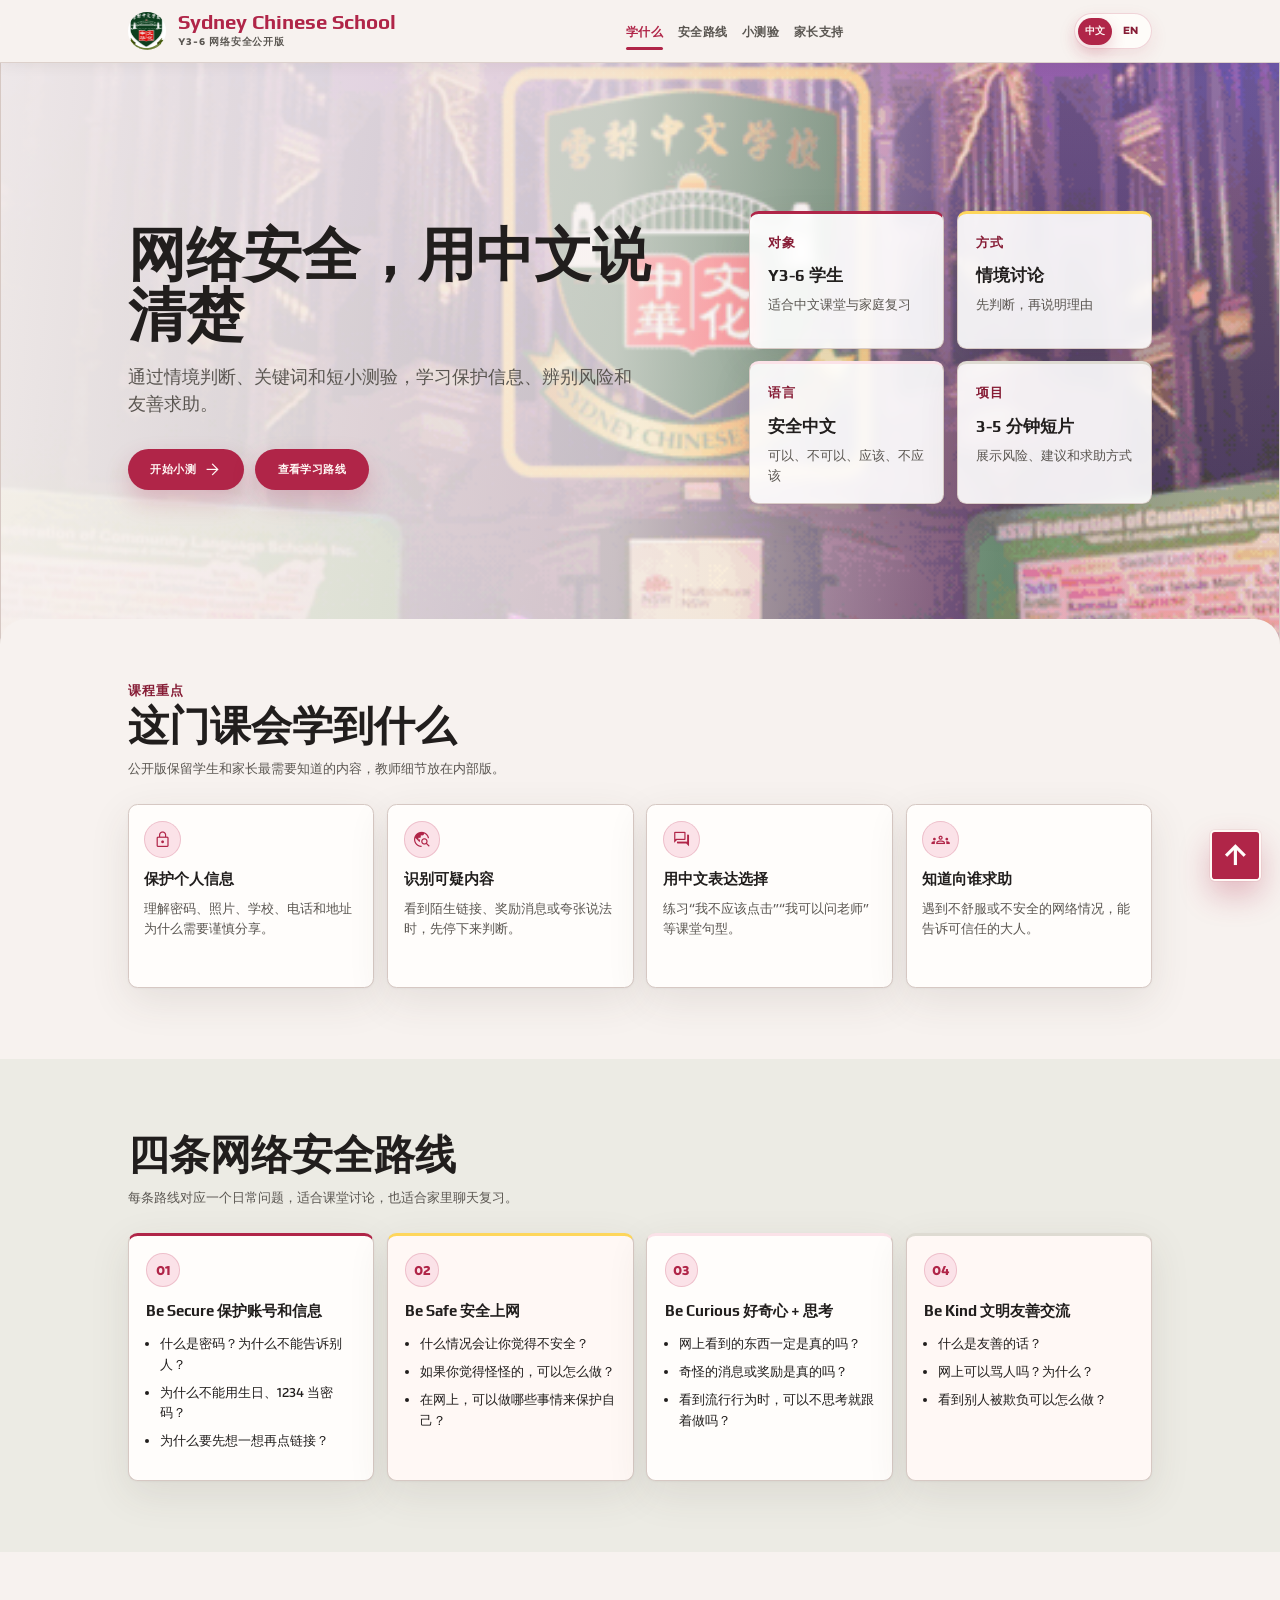
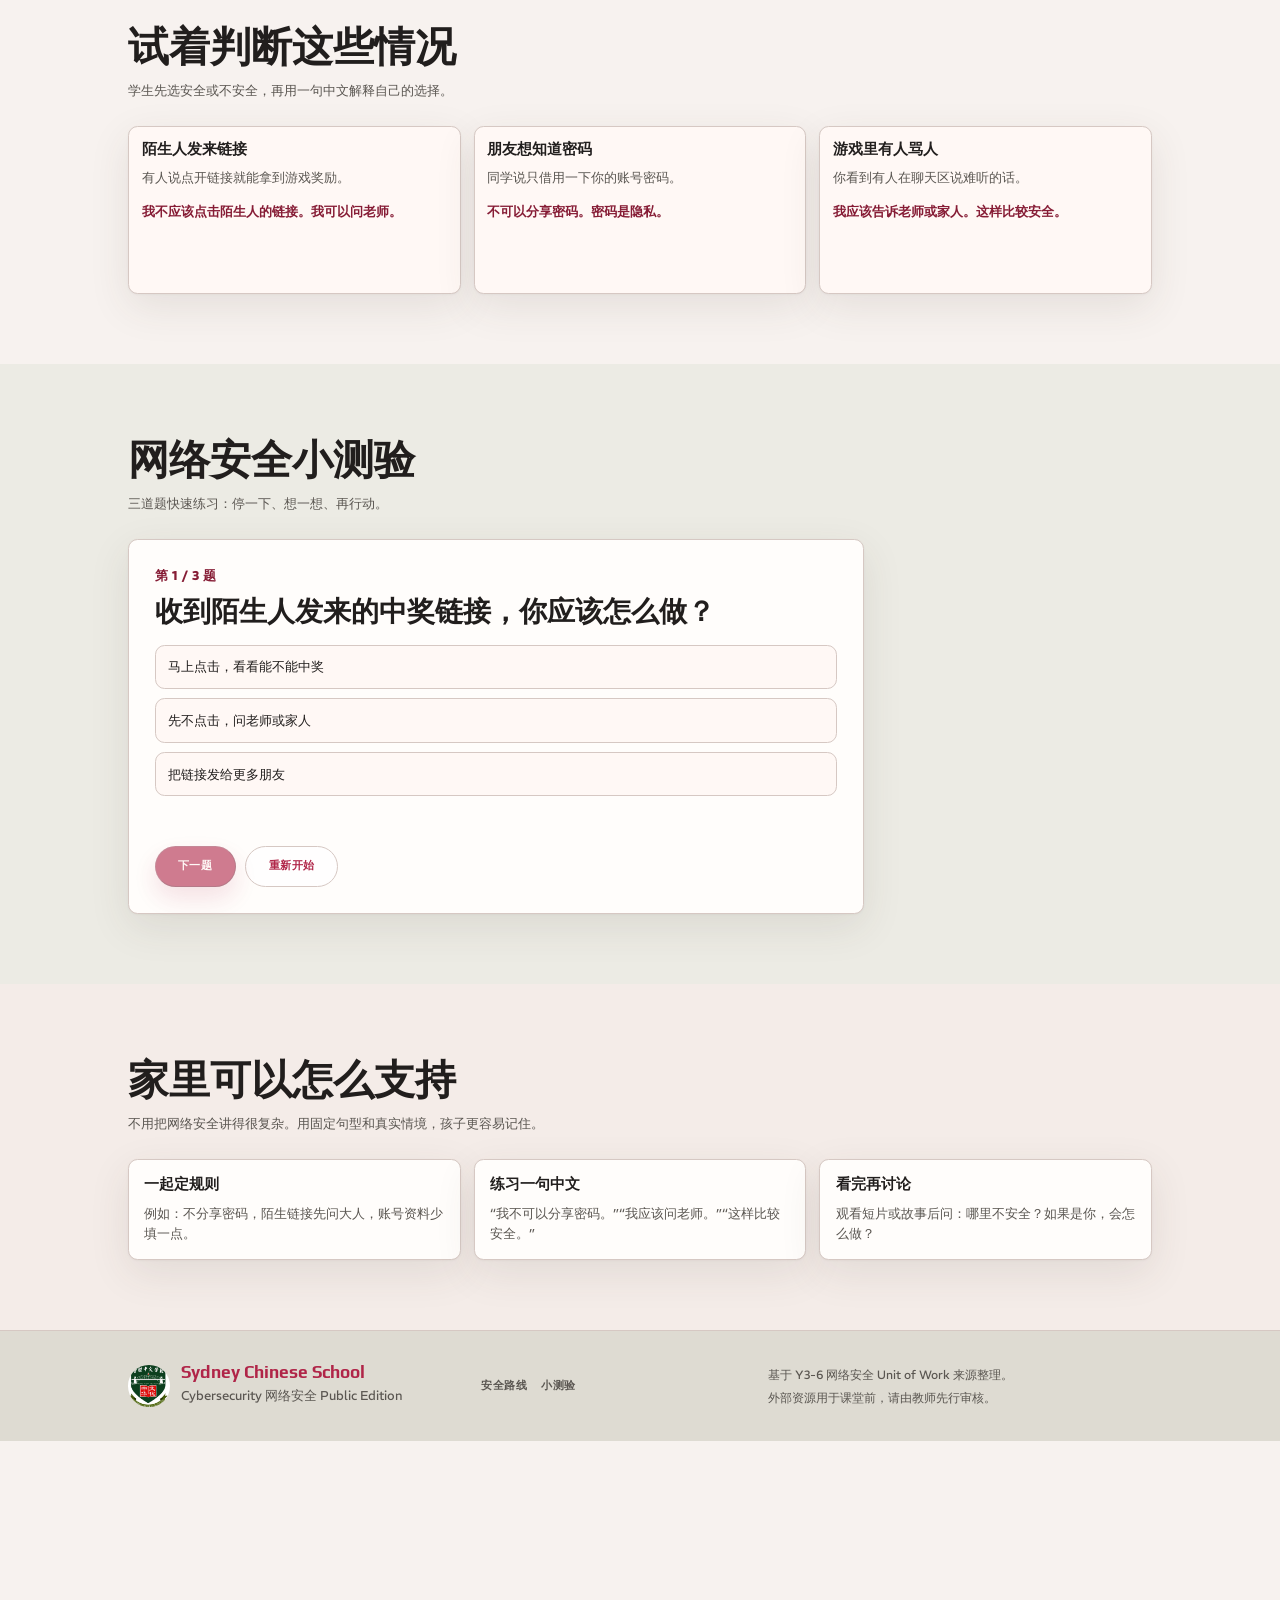
<file: web/cs_project_chinese.html>
<!doctype html>
<html lang="zh-Hans">
<head>
  <meta charset="utf-8">
  <meta name="viewport" content="width=device-width, initial-scale=1">
  <title>Sydney Chinese School | 网络安全知识库</title>
  <meta name="description" content="Sydney Chinese School 网络安全公开版，面向学生和家长介绍课程重点、中文表达和安全小测。">
  <link href="https://fonts.googleapis.com/css2?family=Material+Symbols+Outlined:wght,FILL@100..700,0..1&display=swap" rel="stylesheet">
  <link rel="stylesheet" href="assets/styles.css">
</head>
<body class="scs-unit public-page" data-default-language="zh">
  <a class="skip-link" href="#main" data-i18n="skipLink">跳到主要内容</a>

  <header class="site-header" id="top">
    <nav class="topbar" aria-label="公开版导航" data-i18n-aria-label="navLabel">
      <a class="brand" href="#top" aria-label="网络安全公开版首页" data-i18n-aria-label="brandHomeLabel">
        <img class="brand-logo" src="assets/images/scs_logo.jpg" alt="Sydney Chinese School logo" data-i18n-alt="schoolLogoAlt">
        <span class="brand-text">
          <strong>Sydney Chinese School</strong>
          <small data-i18n="brandEdition">网络安全知识库</small>
        </span>
      </a>

      <div class="nav-panel" id="primaryNav">
        <div class="nav-links">
          <a class="is-active" href="#what" data-i18n="navWhat">学什么</a>
          <a href="#routes" data-i18n="navRoutes">安全路线</a>
          <a href="#quiz" data-i18n="navQuiz">小测验</a>
          <a href="#families" data-i18n="navFamilies">家长支持</a>
        </div>
      </div>
      <div class="language-switcher" id="languageSwitcher" role="group" aria-label="选择语言" data-i18n-aria-label="languageGroup">
        <a class="language-option is-selected" href="cs_project_chinese.html" data-language-option="zh" aria-label="切换到中文" data-i18n-aria-label="languageZh">中文</a>
        <a class="language-option" href="cs_project_english.html" data-language-option="en" aria-label="Switch to English" data-i18n-aria-label="languageEn">EN</a>
      </div>
    </nav>
    <button class="menu-button" type="button" id="menuToggle" aria-expanded="false" aria-controls="primaryNav">
      <span class="material-symbols-outlined" aria-hidden="true">menu</span>
      <span class="sr-only" data-i18n="menuButton">打开菜单</span>
    </button>
  </header>

  <section class="site-hero public-hero" aria-labelledby="hero-title">
    <div class="hero-media" aria-hidden="true">
      <img src="assets/images/SchoolTour202507b.gif" alt="">
    </div>
    <div class="hero-overlay" aria-hidden="true"></div>
    <div class="hero-inner">
      <div class="hero-copy">
        <h1 id="hero-title" data-i18n="heroTitle">网络安全，用中文说清楚</h1>
        <p class="hero-summary">
          <span data-i18n="heroSummary">通过情境判断、关键词和短小测验，学习保护信息、辨别风险和友善求助。</span>
        </p>
        <div class="hero-actions">
          <a class="button button-primary" href="#quiz">
            <span data-i18n="heroPrimary">开始小测</span>
            <span class="material-symbols-outlined" aria-hidden="true">arrow_forward</span>
          </a>
          <a class="button button-primary" href="#routes" data-i18n="heroSecondary">查看学习路线</a>
        </div>
      </div>
      <div class="hero-board public-snapshot" aria-label="课程快照" data-i18n-aria-label="snapshotLabel">
        <div class="signal-card signal-card--secure">
          <span class="signal-label" data-i18n="snapshotWhoLabel">对象</span>
          <strong data-i18n="snapshotWhoTitle">3至6年级的学生</strong>
          <p data-i18n="snapshotWhoBody">适合中文课堂与家庭复习</p>
        </div>
        <div class="signal-card signal-card--safe">
          <span class="signal-label" data-i18n="snapshotHowLabel">方式</span>
          <strong data-i18n="snapshotHowTitle">情境讨论</strong>
          <p data-i18n="snapshotHowBody">先判断，再说明理由</p>
        </div>
        <div class="signal-card signal-card--curious">
          <span class="signal-label" data-i18n="snapshotLanguageLabel">语言</span>
          <strong data-i18n="snapshotLanguageTitle">安全中文</strong>
          <p data-i18n="snapshotLanguageBody">可以、不可以、应该、不应该</p>
        </div>
        <div class="signal-card signal-card--kind">
          <span class="signal-label" data-i18n="snapshotProjectLabel">项目</span>
          <strong data-i18n="snapshotProjectTitle">3-5 分钟短片</strong>
          <p data-i18n="snapshotProjectBody">展示风险、建议和求助方式</p>
        </div>
      </div>
    </div>
  </section>

  <main id="main">
    <section class="band band--paper" id="what">
      <div class="section-inner">
        <div class="section-kicker" data-i18n="whatKicker">课程重点</div>
        <div class="section-heading">
          <h2 data-i18n="whatTitle">这门课会学到什么</h2>
          <p data-i18n="whatSummary">公开版保留学生和家长最需要知道的内容，教师细节放在内部版。</p>
        </div>

        <div class="public-feature-grid">
          <article class="version-card">
            <span class="material-symbols-outlined" aria-hidden="true">lock</span>
            <h3 data-i18n="featureProtectTitle">保护个人信息</h3>
            <p data-i18n="featureProtectBody">理解密码、照片、学校、电话和地址为什么需要谨慎分享。</p>
          </article>
          <article class="version-card">
            <span class="material-symbols-outlined" aria-hidden="true">travel_explore</span>
            <h3 data-i18n="featureSpotTitle">识别可疑内容</h3>
            <p data-i18n="featureSpotBody">看到陌生链接、奖励消息或夸张说法时，先停下来判断。</p>
          </article>
          <article class="version-card">
            <span class="material-symbols-outlined" aria-hidden="true">forum</span>
            <h3 data-i18n="featureExpressTitle">用中文表达选择</h3>
            <p data-i18n="featureExpressBody">练习“我不应该点击”“我可以问老师”等课堂句型。</p>
          </article>
          <article class="version-card">
            <span class="material-symbols-outlined" aria-hidden="true">groups</span>
            <h3 data-i18n="featureHelpTitle">知道向谁求助</h3>
            <p data-i18n="featureHelpBody">遇到不舒服或不安全的网络情况，能告诉可信任的大人。</p>
          </article>
        </div>
      </div>
    </section>

    <section class="band band--mint" id="routes">
      <div class="section-inner">
        <div class="section-heading">
          <h2 data-i18n="routesTitle">四条网络安全路线</h2>
          <p data-i18n="routesSummary">每条路线对应一个日常问题，适合课堂讨论，也适合家里聊天复习。</p>
        </div>
        <div class="route-grid" id="publicRouteGrid"></div>
      </div>
    </section>

    <section class="band band--paper" id="scenario">
      <div class="section-inner">
        <div class="section-heading">
          <h2 data-i18n="scenarioTitle">试着判断这些情况</h2>
          <p data-i18n="scenarioSummary">学生先选安全或不安全，再用一句中文解释自己的选择。</p>
        </div>
        <div class="scenario-grid public-scenarios" id="scenarioGrid"></div>
      </div>
    </section>

    <section class="band band--ink" id="quiz">
      <div class="section-inner">
        <div class="section-heading">
          <h2 data-i18n="quizTitle">网络安全小测验</h2>
          <p data-i18n="quizSummary">三道题快速练习：停一下、想一想、再行动。</p>
        </div>

        <div class="quiz-panel" id="quizPanel" aria-live="polite">
          <div class="quiz-status" id="quizStatus"></div>
          <h3 id="quizQuestion" data-i18n="quizLoading">正在加载题目</h3>
          <div class="quiz-options" id="quizOptions"></div>
          <p class="quiz-feedback" id="quizFeedback"></p>
          <div class="quiz-actions">
            <button class="button button-primary" type="button" id="nextQuestion" data-i18n="quizNext">下一题</button>
            <button class="button button-secondary" type="button" id="restartQuiz" data-i18n="quizRestart">重新开始</button>
          </div>
        </div>
      </div>
    </section>

    <section class="band band--resource" id="families">
      <div class="section-inner">
        <div class="section-heading">
          <h2 data-i18n="familiesTitle">家里可以怎么支持</h2>
          <p data-i18n="familiesSummary">不用把网络安全讲得很复杂。用固定句型和真实情境，孩子更容易记住。</p>
        </div>

        <div class="family-grid">
          <article class="family-card">
            <h3 data-i18n="familyRulesTitle">一起定规则</h3>
            <p data-i18n="familyRulesBody">例如：不分享密码，陌生链接先问大人，账号资料少填一点。</p>
          </article>
          <article class="family-card">
            <h3 data-i18n="familySentenceTitle">练习一句中文</h3>
            <p data-i18n="familySentenceBody">“我不可以分享密码。”“我应该问老师。”“这样比较安全。”</p>
          </article>
          <article class="family-card">
            <h3 data-i18n="familyDiscussTitle">看完再讨论</h3>
            <p data-i18n="familyDiscussBody">观看短片或故事后问：哪里不安全？如果是你，会怎么做？</p>
          </article>
        </div>

       
      </div>
    </section>
  </main>

  <footer class="site-footer">
    <div class="footer-inner">
      <div class="footer-brand">
        <img src="assets/images/scs_logo.jpg" alt="Sydney Chinese School logo" data-i18n-alt="schoolLogoAlt">
        <div>
          <strong>Sydney Chinese School</strong>
          <p data-i18n="footerEdition">网络安全 公开知识库</p>
        </div>
      </div>
      <nav class="footer-links" aria-label="页脚导航" data-i18n-aria-label="footerNavLabel">
        <a href="#routes" data-i18n="footerRoutes">安全路线</a>
        <a href="#quiz" data-i18n="footerQuiz">小测验</a>
      </nav>
      <div class="footer-note">
        <p data-i18n="footerSource">基于 SCS 网络安全 Unit of Work 来源整理。</p>
        <p data-i18n="footerReview">外部资源用于课堂前，请由教师先行审核。</p>
      </div>
    </div>
  </footer>

  <a class="back-to-top" href="#" role="button" aria-label="回到顶部" title="回到顶部" data-i18n-aria-label="backToTop" data-i18n-title="backToTop">
    <span class="material-symbols-outlined" aria-hidden="true">arrow_upward</span>
    <span class="sr-only" data-i18n="backToTop">回到顶部</span>
  </a>

  <script src="assets/data/unit-content.js"></script>
  <script src="assets/scripts/shared.js"></script>
  <script src="assets/scripts/public.js"></script>
</body>
</html>
</file>
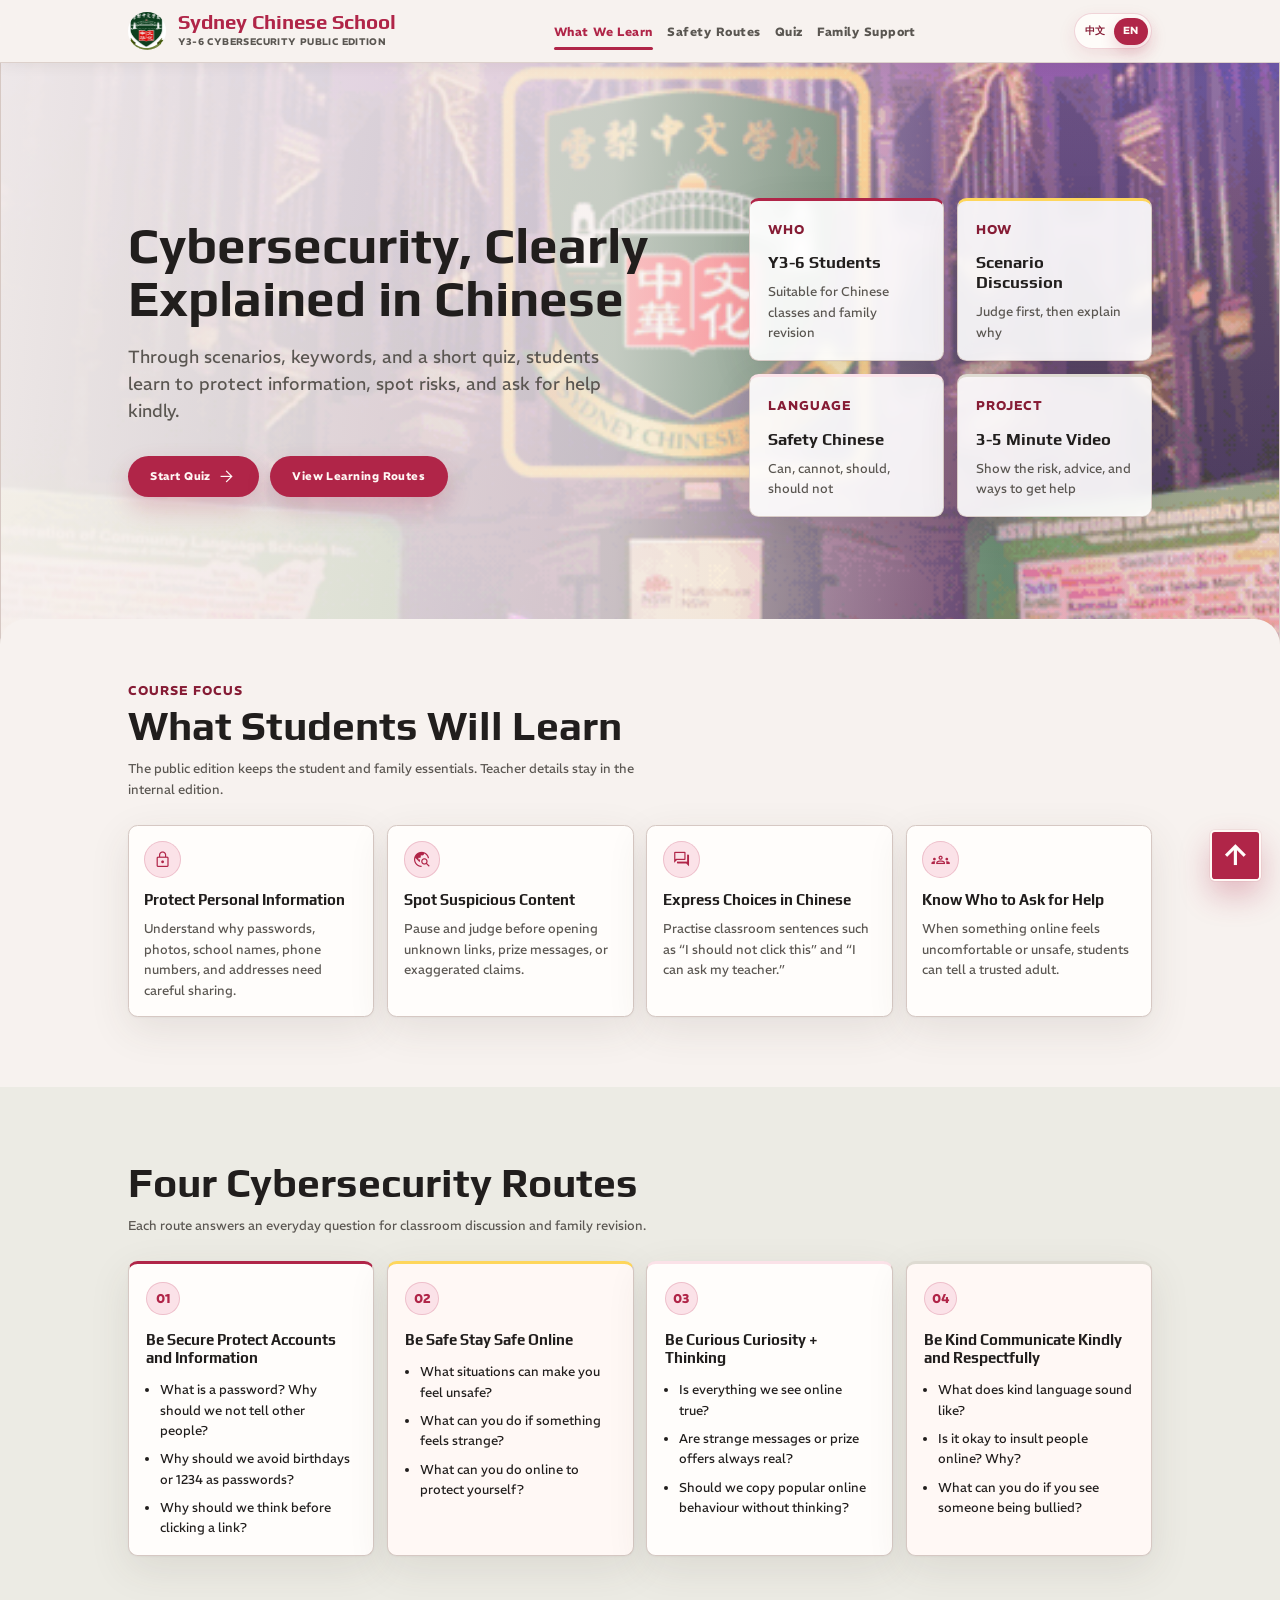
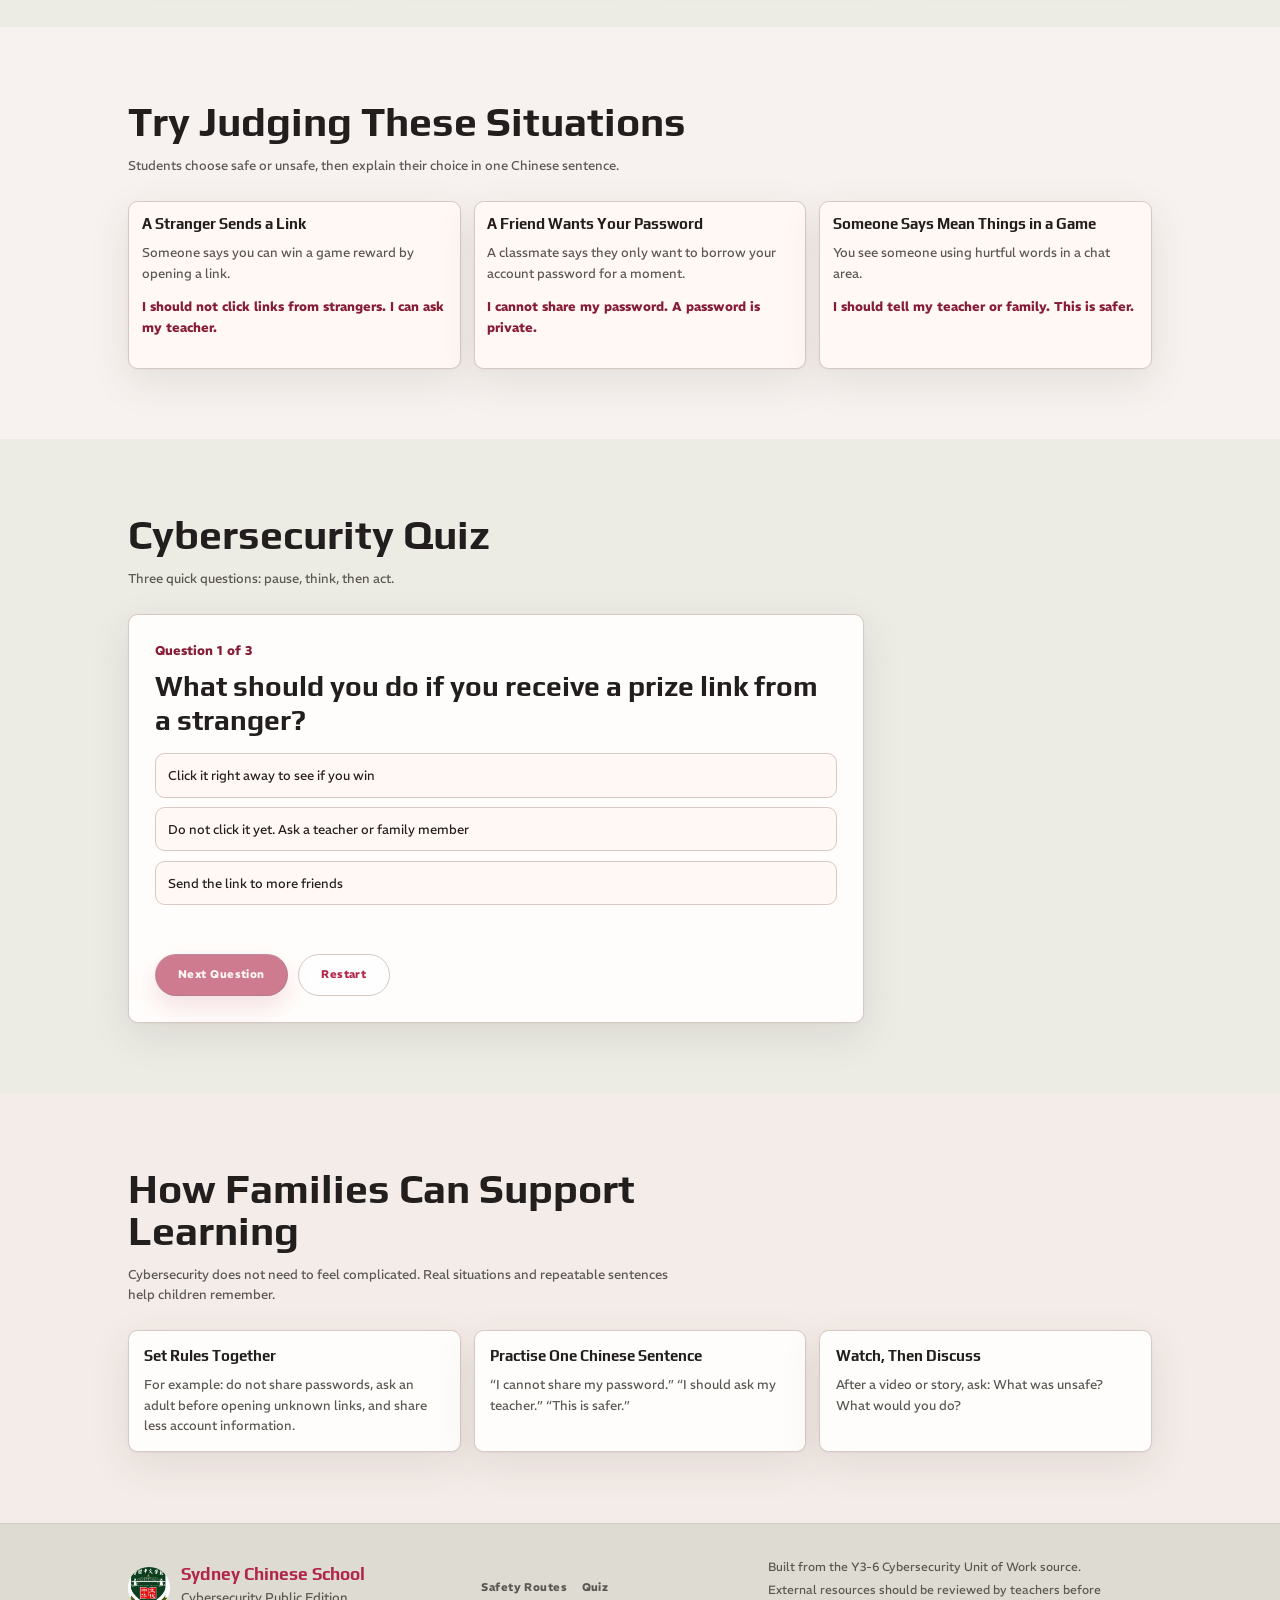
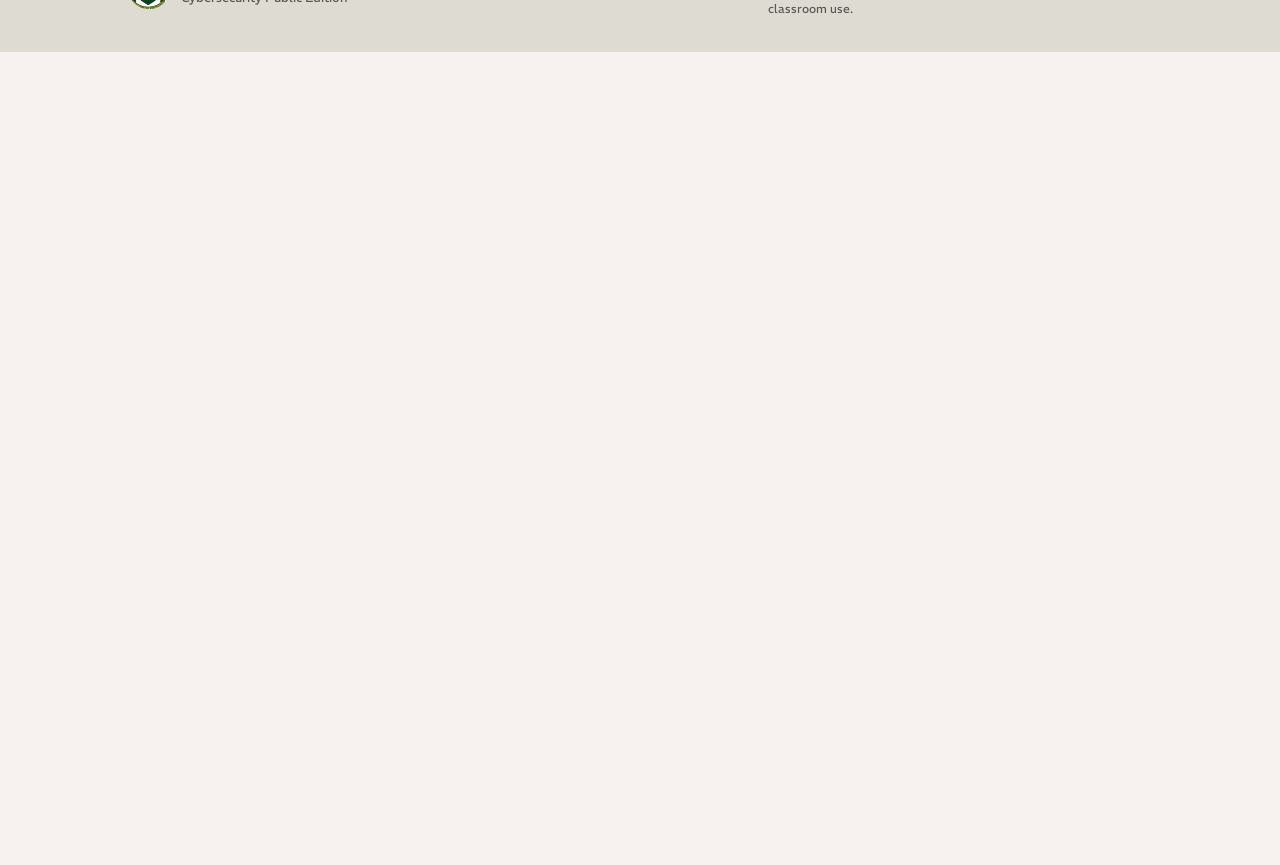
<file: web/cs_project_english.html>
<!doctype html>
<html lang="en">
<head>
  <meta charset="utf-8">
  <meta name="viewport" content="width=device-width, initial-scale=1">
  <title>Sydney Chinese School | Y3-6 Cybersecurity Public Edition</title>
  <meta name="description" content="Sydney Chinese School Y3-6 Cybersecurity public edition for students and families, covering course focus, Chinese expressions, and a short safety quiz.">
  <link href="https://fonts.googleapis.com/css2?family=Material+Symbols+Outlined:wght,FILL@100..700,0..1&display=swap" rel="stylesheet">
  <link rel="stylesheet" href="assets/styles.css">
</head>
<body class="scs-unit public-page" data-default-language="en">
  <a class="skip-link" href="#main" data-i18n="skipLink">Skip to content</a>

  <header class="site-header" id="top">
    <nav class="topbar" aria-label="Public unit navigation" data-i18n-aria-label="navLabel">
      <a class="brand" href="#top" aria-label="Cybersecurity public page home" data-i18n-aria-label="brandHomeLabel">
        <img class="brand-logo" src="assets/images/scs_logo.jpg" alt="Sydney Chinese School logo" data-i18n-alt="schoolLogoAlt">
        <span class="brand-text">
          <strong>Sydney Chinese School</strong>
          <small data-i18n="brandEdition">Y3-6 Cybersecurity Public Edition</small>
        </span>
      </a>

      <div class="nav-panel" id="primaryNav">
        <div class="nav-links">
          <a class="is-active" href="#what" data-i18n="navWhat">What We Learn</a>
          <a href="#routes" data-i18n="navRoutes">Safety Routes</a>
          <a href="#quiz" data-i18n="navQuiz">Quiz</a>
          <a href="#families" data-i18n="navFamilies">Family Support</a>
        </div>
      </div>
      <div class="language-switcher" id="languageSwitcher" role="group" aria-label="Choose language" data-i18n-aria-label="languageGroup">
        <a class="language-option" href="cs_project_chinese.html" data-language-option="zh" aria-label="Switch to Chinese" data-i18n-aria-label="languageZh">中文</a>
        <a class="language-option is-selected" href="cs_project_english.html" data-language-option="en" aria-label="Switch to English" data-i18n-aria-label="languageEn">EN</a>
      </div>
    </nav>
    <button class="menu-button" type="button" id="menuToggle" aria-expanded="false" aria-controls="primaryNav">
      <span class="material-symbols-outlined" aria-hidden="true">menu</span>
      <span class="sr-only" data-i18n="menuButton">Open menu</span>
    </button>
  </header>

  <section class="site-hero public-hero" aria-labelledby="hero-title">
    <div class="hero-media" aria-hidden="true">
      <img src="assets/images/SchoolTour202507b.gif" alt="">
    </div>
    <div class="hero-overlay" aria-hidden="true"></div>
    <div class="hero-inner">
      <div class="hero-copy">
        <h1 id="hero-title" data-i18n="heroTitle">Cybersecurity, Clearly Explained in Chinese</h1>
        <p class="hero-summary">
          <span data-i18n="heroSummary">Through scenarios, keywords, and a short quiz, students learn to protect information, spot risks, and ask for help kindly.</span>
        </p>
        <div class="hero-actions">
          <a class="button button-primary" href="#quiz">
            <span data-i18n="heroPrimary">Start Quiz</span>
            <span class="material-symbols-outlined" aria-hidden="true">arrow_forward</span>
          </a>
          <a class="button button-primary" href="#routes" data-i18n="heroSecondary">View Learning Routes</a>
        </div>
      </div>
      <div class="hero-board public-snapshot" aria-label="Course snapshot" data-i18n-aria-label="snapshotLabel">
        <div class="signal-card signal-card--secure">
          <span class="signal-label" data-i18n="snapshotWhoLabel">Who</span>
          <strong data-i18n="snapshotWhoTitle">Y3-6 Students</strong>
          <p data-i18n="snapshotWhoBody">Suitable for Chinese classes and family revision</p>
        </div>
        <div class="signal-card signal-card--safe">
          <span class="signal-label" data-i18n="snapshotHowLabel">How</span>
          <strong data-i18n="snapshotHowTitle">Scenario Discussion</strong>
          <p data-i18n="snapshotHowBody">Judge first, then explain why</p>
        </div>
        <div class="signal-card signal-card--curious">
          <span class="signal-label" data-i18n="snapshotLanguageLabel">Language</span>
          <strong data-i18n="snapshotLanguageTitle">Safety Chinese</strong>
          <p data-i18n="snapshotLanguageBody">Can, cannot, should, should not</p>
        </div>
        <div class="signal-card signal-card--kind">
          <span class="signal-label" data-i18n="snapshotProjectLabel">Project</span>
          <strong data-i18n="snapshotProjectTitle">3-5 Minute Video</strong>
          <p data-i18n="snapshotProjectBody">Show the risk, advice, and ways to get help</p>
        </div>
      </div>
    </div>
  </section>

  <main id="main">
    <section class="band band--paper" id="what">
      <div class="section-inner">
        <div class="section-kicker" data-i18n="whatKicker">Course Focus</div>
        <div class="section-heading">
          <h2 data-i18n="whatTitle">What Students Will Learn</h2>
          <p data-i18n="whatSummary">The public edition keeps the student and family essentials. Teacher details stay in the internal edition.</p>
        </div>

        <div class="public-feature-grid">
          <article class="version-card">
            <span class="material-symbols-outlined" aria-hidden="true">lock</span>
            <h3 data-i18n="featureProtectTitle">Protect Personal Information</h3>
            <p data-i18n="featureProtectBody">Understand why passwords, photos, school names, phone numbers, and addresses need careful sharing.</p>
          </article>
          <article class="version-card">
            <span class="material-symbols-outlined" aria-hidden="true">travel_explore</span>
            <h3 data-i18n="featureSpotTitle">Spot Suspicious Content</h3>
            <p data-i18n="featureSpotBody">Pause and judge before opening unknown links, prize messages, or exaggerated claims.</p>
          </article>
          <article class="version-card">
            <span class="material-symbols-outlined" aria-hidden="true">forum</span>
            <h3 data-i18n="featureExpressTitle">Express Choices in Chinese</h3>
            <p data-i18n="featureExpressBody">Practise classroom sentences such as “I should not click this” and “I can ask my teacher.”</p>
          </article>
          <article class="version-card">
            <span class="material-symbols-outlined" aria-hidden="true">groups</span>
            <h3 data-i18n="featureHelpTitle">Know Who to Ask for Help</h3>
            <p data-i18n="featureHelpBody">When something online feels uncomfortable or unsafe, students can tell a trusted adult.</p>
          </article>
        </div>
      </div>
    </section>

    <section class="band band--mint" id="routes">
      <div class="section-inner">
        <div class="section-heading">
          <h2 data-i18n="routesTitle">Four Cybersecurity Routes</h2>
          <p data-i18n="routesSummary">Each route answers an everyday question for classroom discussion and family revision.</p>
        </div>
        <div class="route-grid" id="publicRouteGrid"></div>
      </div>
    </section>

    <section class="band band--paper" id="scenario">
      <div class="section-inner">
        <div class="section-heading">
          <h2 data-i18n="scenarioTitle">Try Judging These Situations</h2>
          <p data-i18n="scenarioSummary">Students choose safe or unsafe, then explain their choice in one Chinese sentence.</p>
        </div>
        <div class="scenario-grid public-scenarios" id="scenarioGrid"></div>
      </div>
    </section>

    <section class="band band--ink" id="quiz">
      <div class="section-inner">
        <div class="section-heading">
          <h2 data-i18n="quizTitle">Cybersecurity Quiz</h2>
          <p data-i18n="quizSummary">Three quick questions: pause, think, then act.</p>
        </div>

        <div class="quiz-panel" id="quizPanel" aria-live="polite">
          <div class="quiz-status" id="quizStatus"></div>
          <h3 id="quizQuestion" data-i18n="quizLoading">Loading question</h3>
          <div class="quiz-options" id="quizOptions"></div>
          <p class="quiz-feedback" id="quizFeedback"></p>
          <div class="quiz-actions">
            <button class="button button-primary" type="button" id="nextQuestion" data-i18n="quizNext">Next Question</button>
            <button class="button button-secondary" type="button" id="restartQuiz" data-i18n="quizRestart">Restart</button>
          </div>
        </div>
      </div>
    </section>

    <section class="band band--resource" id="families">
      <div class="section-inner">
        <div class="section-heading">
          <h2 data-i18n="familiesTitle">How Families Can Support Learning</h2>
          <p data-i18n="familiesSummary">Cybersecurity does not need to feel complicated. Real situations and repeatable sentences help children remember.</p>
        </div>

        <div class="family-grid">
          <article class="family-card">
            <h3 data-i18n="familyRulesTitle">Set Rules Together</h3>
            <p data-i18n="familyRulesBody">For example: do not share passwords, ask an adult before opening unknown links, and share less account information.</p>
          </article>
          <article class="family-card">
            <h3 data-i18n="familySentenceTitle">Practise One Chinese Sentence</h3>
            <p data-i18n="familySentenceBody">“I cannot share my password.” “I should ask my teacher.” “This is safer.”</p>
          </article>
          <article class="family-card">
            <h3 data-i18n="familyDiscussTitle">Watch, Then Discuss</h3>
            <p data-i18n="familyDiscussBody">After a video or story, ask: What was unsafe? What would you do?</p>
          </article>
        </div>

       
      </div>
    </section>
  </main>

  <footer class="site-footer">
    <div class="footer-inner">
      <div class="footer-brand">
        <img src="assets/images/scs_logo.jpg" alt="Sydney Chinese School logo" data-i18n-alt="schoolLogoAlt">
        <div>
          <strong>Sydney Chinese School</strong>
          <p data-i18n="footerEdition">Cybersecurity Public Edition</p>
        </div>
      </div>
      <nav class="footer-links" aria-label="Footer navigation" data-i18n-aria-label="footerNavLabel">
        <a href="#routes" data-i18n="footerRoutes">Safety Routes</a>
        <a href="#quiz" data-i18n="footerQuiz">Quiz</a>
      </nav>
      <div class="footer-note">
        <p data-i18n="footerSource">Built from the Y3-6 Cybersecurity Unit of Work source.</p>
        <p data-i18n="footerReview">External resources should be reviewed by teachers before classroom use.</p>
      </div>
    </div>
  </footer>

  <a class="back-to-top" href="#" role="button" aria-label="Back to top" title="Back to top" data-i18n-aria-label="backToTop" data-i18n-title="backToTop">
    <span class="material-symbols-outlined" aria-hidden="true">arrow_upward</span>
    <span class="sr-only" data-i18n="backToTop">Back to top</span>
  </a>

  <script src="assets/data/unit-content.js"></script>
  <script src="assets/scripts/shared.js"></script>
  <script src="assets/scripts/public.js"></script>
</body>
</html>
</file>
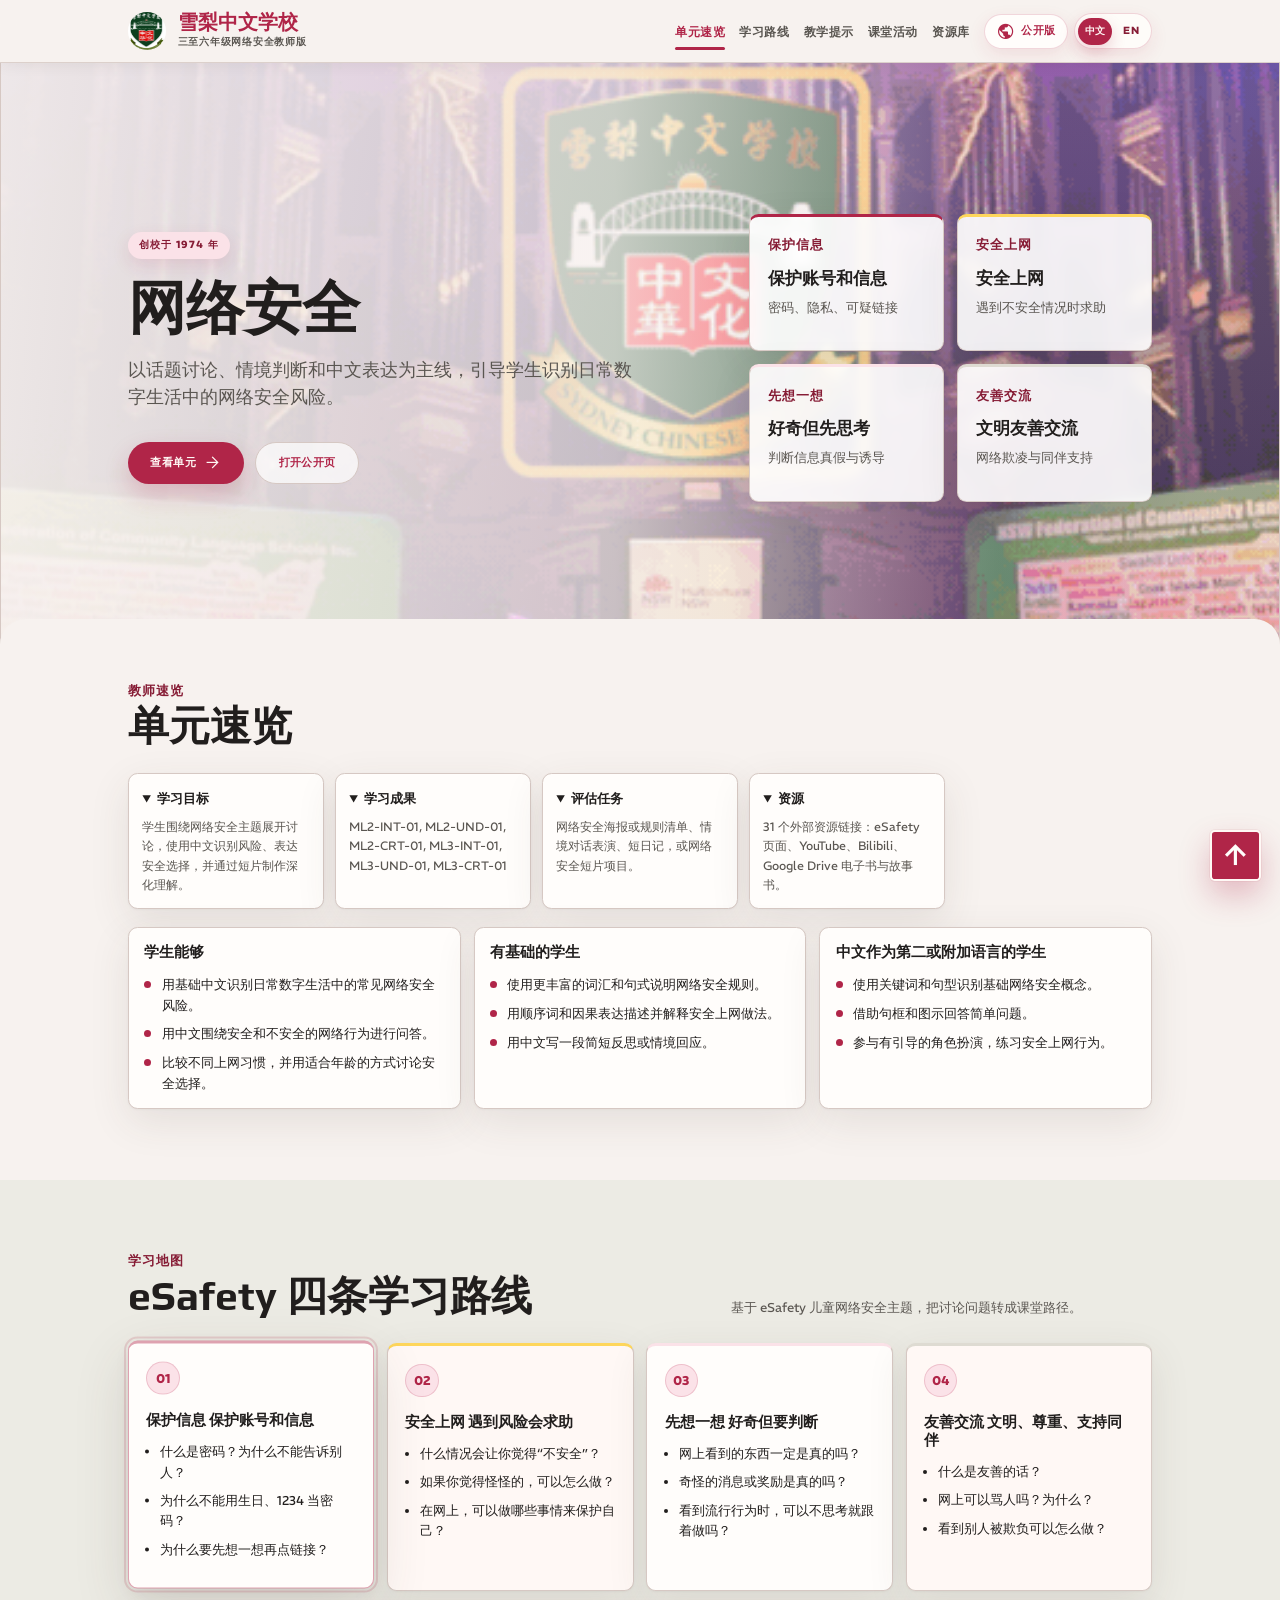
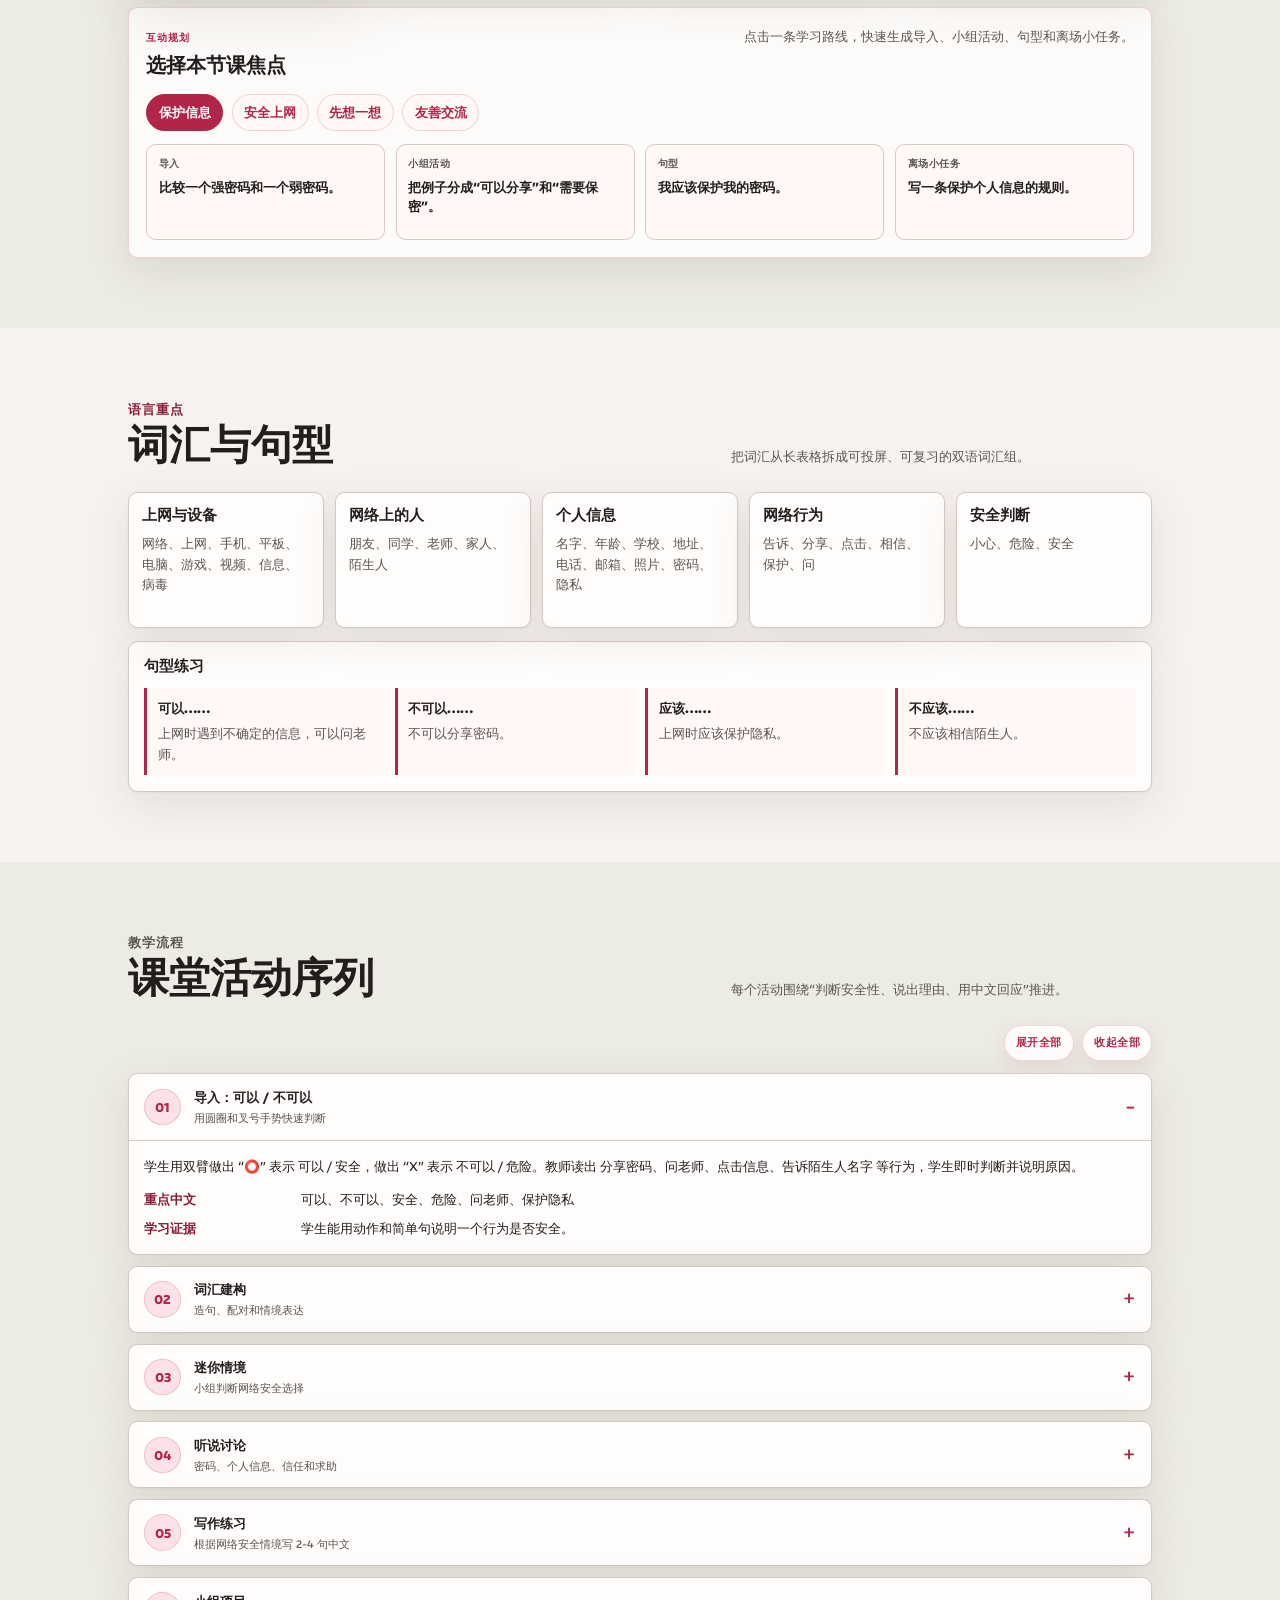
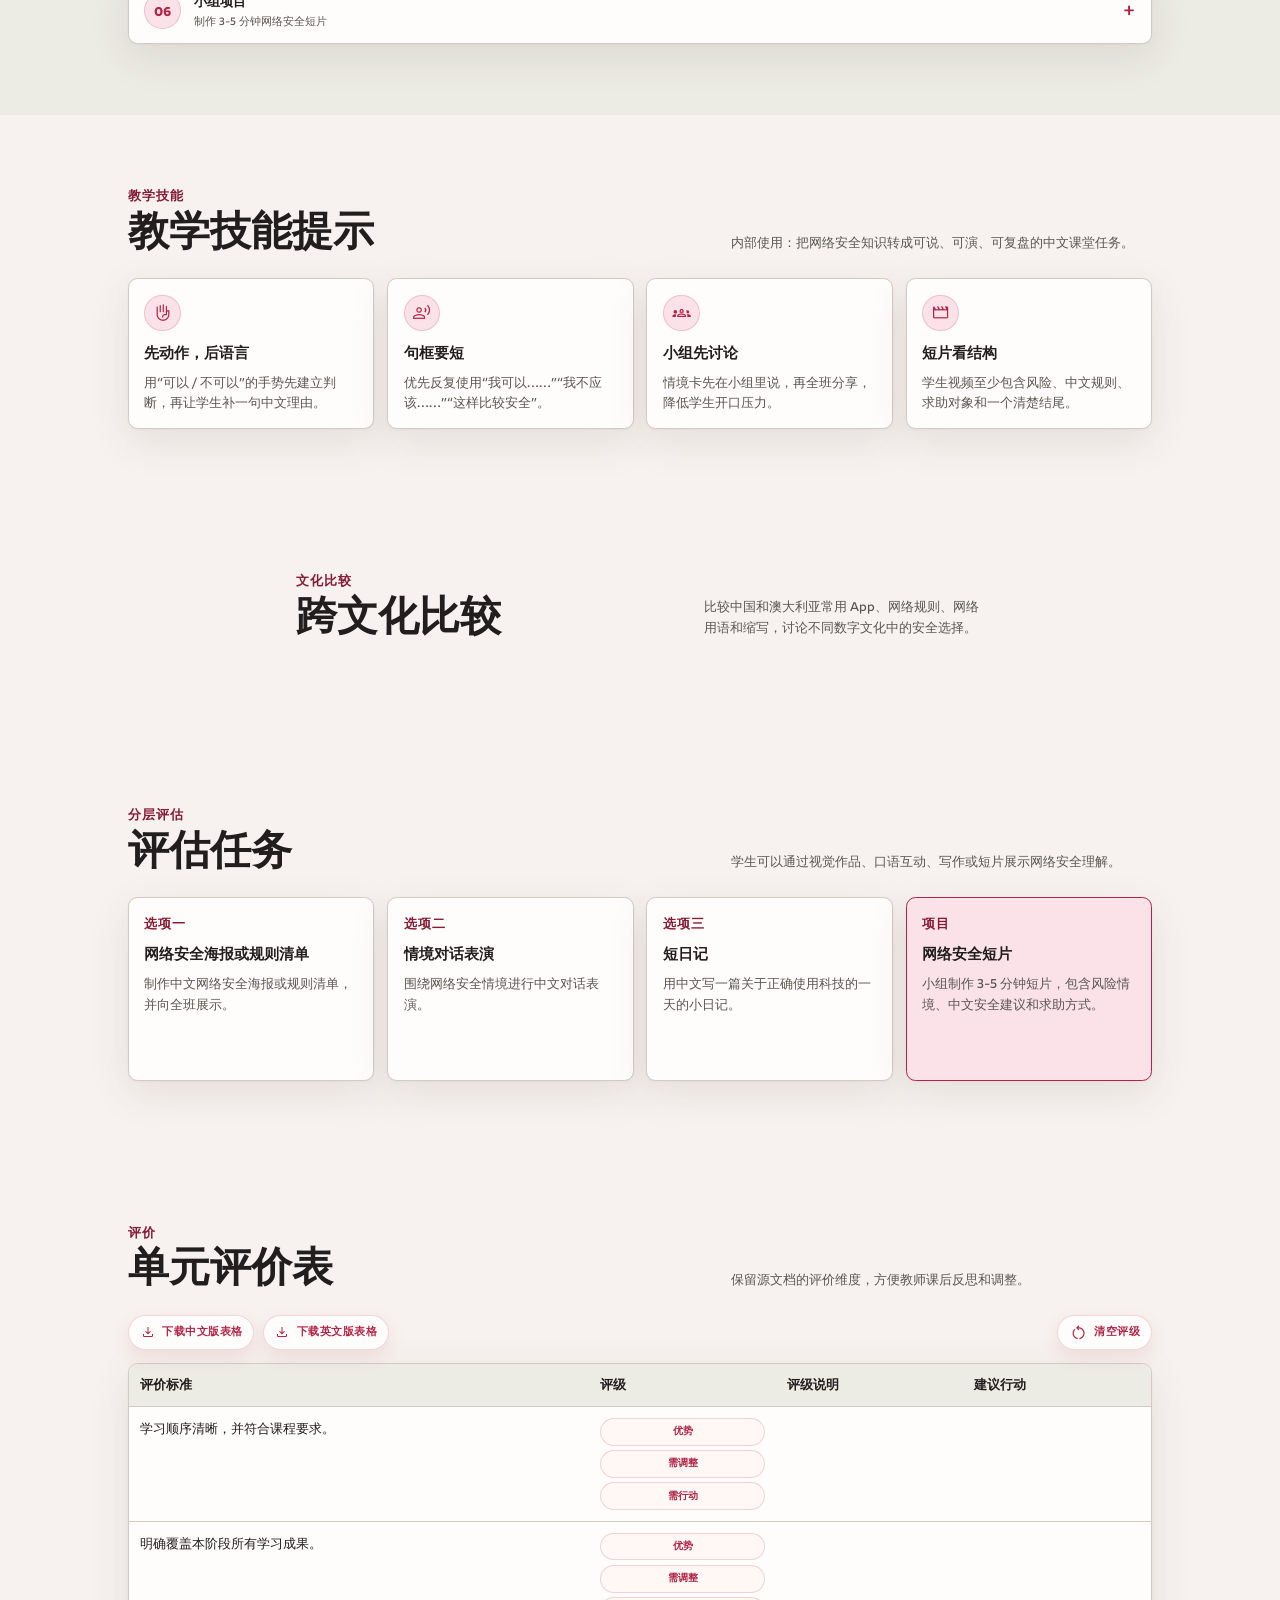
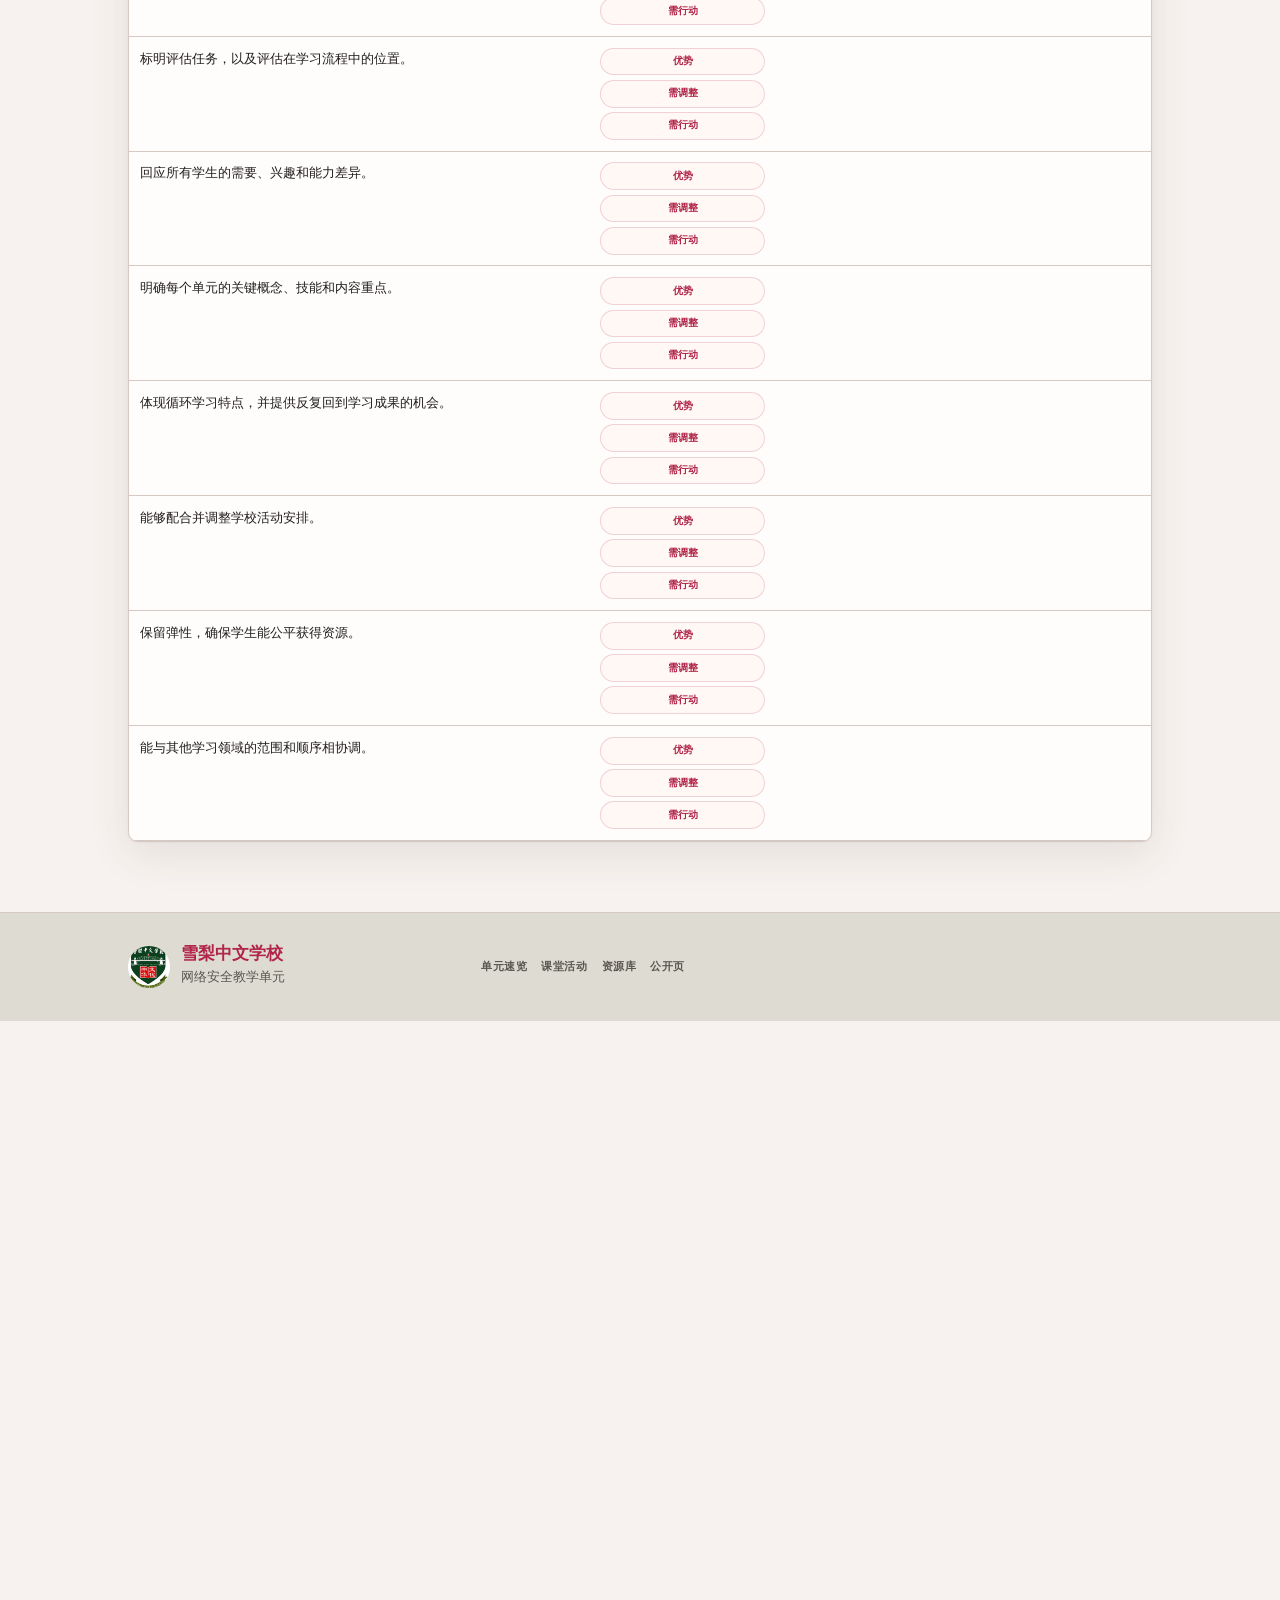
<file: web/teacher_chinese.html>
﻿<!doctype html>
<html lang="zh-Hans">
<head>
  <meta charset="utf-8">
  <meta name="viewport" content="width=device-width, initial-scale=1">
  <title>悉尼中文学校 | 三至六年级网络安全教师版</title>
  <meta name="description" content="三至六年级网络安全单元教师版，包含教学提示、DOCX 来源表格、资源库和评估任务。">
  <link href="https://fonts.googleapis.com/css2?family=Material+Symbols+Outlined:wght,FILL@100..700,0..1&display=swap" rel="stylesheet">
  <link rel="stylesheet" href="assets/styles.css">
</head>
<body class="scs-unit" data-teacher-language="zh">
  <a class="skip-link" href="#main">跳到主要内容</a>

  <header class="site-header" id="top">
    <nav class="topbar" aria-label="单元导航">
      <a class="brand" href="#top" aria-label="网络安全单元首页">
        <img class="brand-logo" src="assets/images/scs_logo.jpg" alt="悉尼中文学校校徽">
        <span class="brand-text">
          <strong>雪梨中文学校</strong>
          <small>三至六年级网络安全教师版</small>
        </span>
      </a>

      <div class="nav-panel" id="primaryNav">
        <div class="nav-links">
          <a class="is-active" href="#overview">单元速览</a>
          <a href="#map">学习路线</a>
          <a href="#teaching-tips">教学提示</a>
          <a href="#activities">课堂活动</a>
          <a href="resource_chinese.html">资源库</a>
        </div>
        <div class="tools">
          <a class="icon-button" href="cs_project_chinese.html" title="打开公开版">
            <span class="material-symbols-outlined" aria-hidden="true">public</span>
            <span>公开版</span>
          </a>
          <!-- <button class="icon-button" type="button" id="studentMode" aria-pressed="false" title="学生视图">
            <span class="material-symbols-outlined" aria-hidden="true">school</span>
            <span>精简</span>
          </button> -->
          <!-- <button class="icon-button" type="button" id="printPage" title="打印页面">
            <span class="material-symbols-outlined" aria-hidden="true">print</span>
            <span>打印</span>
          </button> -->
          <div class="language-switcher" role="group" aria-label="选择语言">
            <a class="language-option is-selected" href="teacher_chinese.html" aria-label="切换到中文" aria-current="page">中文</a>
            <a class="language-option" href="teacher_english.html" aria-label="切换到英文">EN</a>
          </div>
        </div>
      </div>
    </nav>
    <button class="menu-button" type="button" id="menuToggle" aria-expanded="false" aria-controls="primaryNav">
      <span class="material-symbols-outlined" aria-hidden="true">menu</span>
      <span class="sr-only">打开菜单</span>
    </button>
  </header>

  <section class="site-hero" aria-labelledby="hero-title">
    <div class="hero-media" aria-hidden="true">
      <img src="assets/images/SchoolTour202507b.gif" alt="">
    </div>
    <div class="hero-overlay" aria-hidden="true"></div>
    <div class="hero-inner">
      <div class="hero-copy">
        <p class="eyebrow">创校于 1974 年</p>
        <h1 id="hero-title">网络安全</h1>
        <p class="hero-summary">
          以话题讨论、情境判断和中文表达为主线，引导学生识别日常数字生活中的网络安全风险。
        </p>
        <div class="hero-actions">
          <a class="button button-primary" href="#overview">
            查看单元
            <span class="material-symbols-outlined" aria-hidden="true">arrow_forward</span>
          </a>
          <a class="button button-secondary" href="cs_project_chinese.html">打开公开页</a>
        </div>
      </div>
      <div class="hero-board" aria-label="单元快照">
        <div class="signal-card signal-card--secure">
          <span class="signal-label">保护信息</span>
          <strong>保护账号和信息</strong>
          <p>密码、隐私、可疑链接</p>
        </div>
        <div class="signal-card signal-card--safe">
          <span class="signal-label">安全上网</span>
          <strong>安全上网</strong>
          <p>遇到不安全情况时求助</p>
        </div>
        <div class="signal-card signal-card--curious">
          <span class="signal-label">先想一想</span>
          <strong>好奇但先思考</strong>
          <p>判断信息真假与诱导</p>
        </div>
        <div class="signal-card signal-card--kind">
          <span class="signal-label">友善交流</span>
          <strong>文明友善交流</strong>
          <p>网络欺凌与同伴支持</p>
        </div>
      </div>
    </div>
  </section>

  <main id="main">
    <section class="band band--paper" id="overview">
      <div class="section-inner">
        <div class="section-kicker">教师速览</div>
        <div class="section-heading">
          <h2>单元速览</h2>
        </div>

        <div class="snapshot-grid">
          <details class="brief-card" open>
            <summary>学习目标</summary>
            <p>
              学生围绕网络安全主题展开讨论，使用中文识别风险、表达安全选择，并通过短片制作深化理解。
            </p>
          </details>
          <details class="brief-card" open>
            <summary>学习成果</summary>
            <p>ML2-INT-01, ML2-UND-01, ML2-CRT-01, ML3-INT-01, ML3-UND-01, ML3-CRT-01</p>
          </details>
          <details class="brief-card" open>
            <summary>评估任务</summary>
            <p>网络安全海报或规则清单、情境对话表演、短日记，或网络安全短片项目。</p>
          </details>
          <details class="brief-card" open>
            <summary>资源</summary>
            <p>31 个外部资源链接：eSafety 页面、YouTube、Bilibili、Google Drive 电子书与故事书。</p>
          </details>
        </div>

        <div class="goal-columns">
          <article>
            <h3>学生能够</h3>
            <ul class="check-list">
              <li>用基础中文识别日常数字生活中的常见网络安全风险。</li>
              <li>用中文围绕安全和不安全的网络行为进行问答。</li>
              <li>比较不同上网习惯，并用适合年龄的方式讨论安全选择。</li>
            </ul>
          </article>
          <article>
            <h3>有基础的学生</h3>
            <ul class="check-list">
              <li>使用更丰富的词汇和句式说明网络安全规则。</li>
              <li>用顺序词和因果表达描述并解释安全上网做法。</li>
              <li>用中文写一段简短反思或情境回应。</li>
            </ul>
          </article>
          <article>
            <h3>中文作为第二或附加语言的学生</h3>
            <ul class="check-list">
              <li>使用关键词和句型识别基础网络安全概念。</li>
              <li>借助句框和图示回答简单问题。</li>
              <li>参与有引导的角色扮演，练习安全上网行为。</li>
            </ul>
          </article>
        </div>
      </div>
    </section>

    <section class="band band--mint" id="map">
      <div class="section-inner">
        <div class="section-kicker">学习地图</div>
        <div class="section-heading">
          <h2>eSafety 四条学习路线</h2>
          <p>基于 eSafety 儿童网络安全主题，把讨论问题转成课堂路径。</p>
        </div>

        <div class="route-grid">
          <article class="route route--secure" data-plan-card="secure">
            <span class="route-code">01</span>
            <h3>保护信息 <span lang="zh-Hans">保护账号和信息</span></h3>
            <ul>
              <li>什么是密码？为什么不能告诉别人？</li>
              <li>为什么不能用生日、1234 当密码？</li>
              <li>为什么要先想一想再点链接？</li>
            </ul>
          </article>
          <article class="route route--safe" data-plan-card="safe">
            <span class="route-code">02</span>
            <h3>安全上网 <span lang="zh-Hans">遇到风险会求助</span></h3>
            <ul>
              <li>什么情况会让你觉得“不安全”？</li>
              <li>如果你觉得怪怪的，可以怎么做？</li>
              <li>在网上，可以做哪些事情来保护自己？</li>
            </ul>
          </article>
          <article class="route route--curious" data-plan-card="curious">
            <span class="route-code">03</span>
            <h3>先想一想 <span lang="zh-Hans">好奇但要判断</span></h3>
            <ul>
              <li>网上看到的东西一定是真的吗？</li>
              <li>奇怪的消息或奖励是真的吗？</li>
              <li>看到流行行为时，可以不思考就跟着做吗？</li>
            </ul>
          </article>
          <article class="route route--kind" data-plan-card="kind">
            <span class="route-code">04</span>
            <h3>友善交流 <span lang="zh-Hans">文明、尊重、支持同伴</span></h3>
            <ul>
              <li>什么是友善的话？</li>
              <li>网上可以骂人吗？为什么？</li>
              <li>看到别人被欺负可以怎么做？</li>
            </ul>
          </article>
        </div>

        <div class="planner-card teacher-only" data-planner>
          <div class="planner-header">
            <div>
              <span class="planner-label">互动规划</span>
              <h3>选择本节课焦点</h3>
            </div>
            <p>点击一条学习路线，快速生成导入、小组活动、句型和离场小任务。</p>
          </div>
          <div class="planner-options" role="group" aria-label="选择课堂焦点">
            <button class="planner-choice is-active" type="button" data-plan-choice="secure">保护信息</button>
            <button class="planner-choice" type="button" data-plan-choice="safe">安全上网</button>
            <button class="planner-choice" type="button" data-plan-choice="curious">先想一想</button>
            <button class="planner-choice" type="button" data-plan-choice="kind">友善交流</button>
          </div>
          <div class="planner-output" data-planner-output aria-live="polite">
            <div>
              <span>导入</span>
              <strong data-plan-field="starter">比较一个强密码和一个弱密码。</strong>
            </div>
            <div>
              <span>小组活动</span>
              <strong data-plan-field="group">把例子分成“可以分享”和“需要保密”。</strong>
            </div>
            <div>
              <span>句型</span>
              <strong data-plan-field="language">我应该保护我的密码。</strong>
            </div>
            <div>
              <span>离场小任务</span>
              <strong data-plan-field="exit">写一条保护个人信息的规则。</strong>
            </div>
          </div>
        </div>
      </div>
    </section>

    <section class="band band--paper" id="language">
      <div class="section-inner">
        <div class="section-kicker">语言重点</div>
        <div class="section-heading">
          <h2>词汇与句型</h2>
          <p>把词汇从长表格拆成可投屏、可复习的双语词汇组。</p>
        </div>

        <div class="vocab-grid">
          <article class="vocab-group">
            <h3>上网与设备</h3>
            <p>网络、上网、手机、平板、电脑、游戏、视频、信息、病毒</p>
          </article>
          <article class="vocab-group">
            <h3>网络上的人</h3>
            <p>朋友、同学、老师、家人、陌生人</p>
          </article>
          <article class="vocab-group">
            <h3>个人信息</h3>
            <p>名字、年龄、学校、地址、电话、邮箱、照片、密码、隐私</p>
          </article>
          <article class="vocab-group">
            <h3>网络行为</h3>
            <p>告诉、分享、点击、相信、保护、问</p>
          </article>
          <article class="vocab-group">
            <h3>安全判断</h3>
            <p>小心、危险、安全</p>
          </article>
        </div>

        <div class="sentence-frames">
          <h3>句型练习</h3>
          <div class="frame-list">
            <p><strong>可以……</strong><span>上网时遇到不确定的信息，可以问老师。</span></p>
            <p><strong>不可以……</strong><span>不可以分享密码。</span></p>
            <p><strong>应该……</strong><span>上网时应该保护隐私。</span></p>
            <p><strong>不应该……</strong><span>不应该相信陌生人。</span></p>
          </div>
        </div>
      </div>
    </section>

    <section class="band band--ink" id="activities">
      <div class="section-inner">
        <div class="section-kicker">教学流程</div>
        <div class="section-heading">
          <h2>课堂活动序列</h2>
          <p>每个活动围绕“判断安全性、说出理由、用中文回应”推进。</p>
        </div>

        <div class="activity-tools teacher-only">
          <button type="button" class="tool-button" id="expandAll">展开全部</button>
          <button type="button" class="tool-button" id="collapseAll">收起全部</button>
        </div>

        <div class="activity-list">
          <details class="activity" open>
            <summary>
              <span class="activity-step">01</span>
              <span>
                <strong>导入：可以 / 不可以</strong>
                <small>用圆圈和叉号手势快速判断</small>
              </span>
            </summary>
            <div class="activity-body">
              <p>
                学生用双臂做出 “⭕” 表示 可以 / 安全，做出 “X” 表示 不可以 / 危险。教师读出
                分享密码、问老师、点击信息、告诉陌生人名字 等行为，学生即时判断并说明原因。
              </p>
              <dl>
                <dt>重点中文</dt>
                <dd>可以、不可以、安全、危险、问老师、保护隐私</dd>
                <dt>学习证据</dt>
                <dd>学生能用动作和简单句说明一个行为是否安全。</dd>
              </dl>
            </div>
          </details>

          <details class="activity">
            <summary>
              <span class="activity-step">02</span>
              <span>
                <strong>词汇建构</strong>
                <small>造句、配对和情境表达</small>
              </span>
            </summary>
            <div class="activity-body">
              <p>
                使用词汇卡进行中英配对、造句和快速复习。学生把“密码、陌生人、点击、分享、隐私”等词放入句型，
                形成可在情境讨论中使用的中文表达。
              </p>
              <dl>
                <dt>学生任务</dt>
                <dd>用一个关键词和一个句型造句，例如“不可以分享密码”。</dd>
                <dt>支持方式</dt>
                <dd>提供句框、图示和同伴示范。</dd>
              </dl>
            </div>
          </details>

          <details class="activity">
            <summary>
              <span class="activity-step">03</span>
              <span>
                <strong>迷你情境</strong>
                <small>小组判断网络安全选择</small>
              </span>
            </summary>
            <div class="activity-body">
              <p>
                小组抽取情境卡，例如“有人问你的名字”或“收到陌生人发来的链接”。
                学生讨论后使用所学词汇和句型表达会怎么做，再向全班分享。
              </p>
              <div class="scenario-grid">
                <article>
                  <h4>陌生人发来链接</h4>
                  <p>我不应该点击。我可以问老师。</p>
                </article>
                <article>
                  <h4>朋友询问你的密码</h4>
                  <p>不可以分享密码。密码是隐私。</p>
                </article>
                <article>
                  <h4>有人在游戏里说难听的话</h4>
                  <p>我应该告诉老师或家人。</p>
                </article>
              </div>
            </div>
          </details>

          <details class="activity">
            <summary>
              <span class="activity-step">04</span>
              <span>
                <strong>听说讨论</strong>
                <small>密码、个人信息、信任和求助</small>
              </span>
            </summary>
            <div class="activity-body">
              <div class="prompt-columns">
                <div>
                  <h4>密码保护</h4>
                  <p>你会把密码告诉家人以外的人吗？为什么？</p>
                </div>
                <div>
                  <h4>个人信息</h4>
                  <p>哪些信息不应该在网上分享？例如地址、学校、电话号码。</p>
                </div>
                <div>
                  <h4>网络信任</h4>
                  <p>网上认识的新朋友一定可以信任吗？为什么？</p>
                </div>
                <div>
                  <h4>遇到问题时</h4>
                  <p>如果在网上遇到不安全的事情，你会向谁求助？</p>
                </div>
              </div>
            </div>
          </details>

          <details class="activity">
            <summary>
              <span class="activity-step">05</span>
              <span>
                <strong>写作练习</strong>
                <small>根据网络安全情境写 2-4 句中文</small>
              </span>
            </summary>
            <div class="activity-body">
              <p>
                给学生一个简短情境，请他们写 2-4 句中文说明会怎么做。可选情境包括收到陌生人链接、游戏中有人说难听的话、
                朋友询问密码等。
              </p>
              <p class="example-line">例句：我不可以点击陌生人的链接。我应该问老师。这样比较安全。</p>
            </div>
          </details>

          <details class="activity">
            <summary>
              <span class="activity-step">06</span>
              <span>
                <strong>小组项目</strong>
                <small>制作 3-5 分钟网络安全短片</small>
              </span>
            </summary>
            <div class="activity-body">
              <p>
                学生小组制作网络安全主题短片，展示一个常见风险、中文安全建议和求助方式。作品可采用情境剧、采访、
                规则说明或故事书改编。
              </p>
              <dl>
                <dt>成功标准</dt>
                <dd>清楚呈现风险、使用目标词汇、给出安全选择、表达可信求助对象。</dd>
              </dl>
            </div>
          </details>
        </div>
      </div>
    </section>

    <section class="band band--paper" id="teaching-tips">
      <div class="section-inner">
        <div class="section-kicker">教学技能</div>
        <div class="section-heading">
          <h2>教学技能提示</h2>
          <p>内部使用：把网络安全知识转成可说、可演、可复盘的中文课堂任务。</p>
        </div>

        <div class="tip-grid">
          <article class="tip-card">
            <span class="material-symbols-outlined" aria-hidden="true">front_hand</span>
            <h3>先动作，后语言</h3>
            <p>用“可以 / 不可以”的手势先建立判断，再让学生补一句中文理由。</p>
          </article>
          <article class="tip-card">
            <span class="material-symbols-outlined" aria-hidden="true">record_voice_over</span>
            <h3>句框要短</h3>
            <p>优先反复使用“我可以……”“我不应该……”“这样比较安全”。</p>
          </article>
          <article class="tip-card">
            <span class="material-symbols-outlined" aria-hidden="true">groups_2</span>
            <h3>小组先讨论</h3>
            <p>情境卡先在小组里说，再全班分享，降低学生开口压力。</p>
          </article>
          <article class="tip-card">
            <span class="material-symbols-outlined" aria-hidden="true">movie</span>
            <h3>短片看结构</h3>
            <p>学生视频至少包含风险、中文规则、求助对象和一个清楚结尾。</p>
          </article>
        </div>

      </div>
    </section>

    <section class="band band--paper" id="culture">
      <div class="section-inner narrow">
        <div class="section-kicker">文化比较</div>
        <div class="section-heading">
          <h2>跨文化比较</h2>
          <p>比较中国和澳大利亚常用 App、网络规则、网络用语和缩写，讨论不同数字文化中的安全选择。</p>
        </div>
      </div>
    </section>

    <!-- <section class="band band--mint" id="visuals">
      <div class="section-inner">
        <div class="section-kicker">视觉资源</div>
        <div class="section-heading">
          <h2>图片与媒体呈现</h2>
          <p>源 DOCX 没有内嵌图片。本页保留后续图片区，并用视频缩略图承担当前视觉预览。</p>
        </div>
        <div class="media-note">
          <div>
            <strong>DOCX 媒体提取</strong>
            <p>检查 `word/media` 与绘图对象后，未发现内嵌图片或视频文件。教师可把后续课堂截图、学生作品或安全海报加入此区。</p>
          </div>
          <div>
            <strong>建议替代文字格式</strong>
            <p>“学生判断陌生链接是否安全的课堂示例，用于支持‘先想一想’活动。”</p>
          </div>
          <div>
            <strong>视频呈现</strong>
            <p>YouTube 视频以缩略图和外链方式展示；Bilibili 与 Google Drive 资源以平台卡片展示，避免本地打开时嵌入失败。</p>
          </div>
        </div>
      </div>
    </section> -->

    <section class="band band--paper" id="assessment">
      <div class="section-inner">
        <div class="section-kicker">分层评估</div>
        <div class="section-heading">
          <h2>评估任务</h2>
          <p>学生可以通过视觉作品、口语互动、写作或短片展示网络安全理解。</p>
        </div>

        <div class="assessment-grid">
          <article class="assessment-card">
            <span class="assessment-code">选项一</span>
            <h3>网络安全海报或规则清单</h3>
            <p>制作中文网络安全海报或规则清单，并向全班展示。</p>
          </article>
          <article class="assessment-card">
            <span class="assessment-code">选项二</span>
            <h3>情境对话表演</h3>
            <p>围绕网络安全情境进行中文对话表演。</p>
          </article>
          <article class="assessment-card">
            <span class="assessment-code">选项三</span>
            <h3>短日记</h3>
            <p>用中文写一篇关于正确使用科技的一天的小日记。</p>
          </article>
          <article class="assessment-card assessment-card--feature">
            <span class="assessment-code">项目</span>
            <h3>网络安全短片</h3>
            <p>小组制作 3-5 分钟短片，包含风险情境、中文安全建议和求助方式。</p>
          </article>
        </div>
      </div>
    </section>

    <!-- <section class="band band--paper teacher-only" id="original-docx">
      <div class="section-inner">
        <div class="section-kicker">DOCX 来源</div>
        <div class="section-heading">
          <h2>原始 DOCX 表格</h2>
          <p>从解包后的 Word XML 自动读取，供内部核对原始教学表格和评价表。</p>
        </div>
        <div class="docx-table-stack" id="docxTables"></div>
      </div>
    </section> -->

    <section class="band band--paper" id="evaluation">
      <div class="section-inner">
        <div class="section-kicker">评价</div>
        <div class="section-heading">
          <h2>单元评价表</h2>
          <p>保留源文档的评价维度，方便教师课后反思和调整。</p>
        </div>

        <div class="rubric-toolbar">
          <div class="rubric-downloads" aria-label="下载评价表 PDF">
            <a class="tool-button download-button" href="assets/downloads/evaluation-table-chinese.pdf" download>
              <span class="material-symbols-outlined" aria-hidden="true">download</span>
              <span>下载中文版表格</span>
            </a>
            <a class="tool-button download-button" href="assets/downloads/evaluation-table-english.pdf" download>
              <span class="material-symbols-outlined" aria-hidden="true">download</span>
              <span>下载英文版表格</span>
            </a>
          </div>
          <button class="tool-button teacher-only" type="button" id="resetRubric">
            <span class="material-symbols-outlined" aria-hidden="true">restart_alt</span>
            <span>清空评级</span>
          </button>
        </div>

        <div class="rubric-wrap">
          <table data-rubric-table>
            <thead>
              <tr>
                <th>评价标准</th>
                <th>评级</th>
                <th>评级说明</th>
                <th>建议行动</th>
              </tr>
            </thead>
            <tbody>
              <tr><td>学习顺序清晰，并符合课程要求。</td><td></td><td></td><td></td></tr>
              <tr><td>明确覆盖本阶段所有学习成果。</td><td></td><td></td><td></td></tr>
              <tr><td>标明评估任务，以及评估在学习流程中的位置。</td><td></td><td></td><td></td></tr>
              <tr><td>回应所有学生的需要、兴趣和能力差异。</td><td></td><td></td><td></td></tr>
              <tr><td>明确每个单元的关键概念、技能和内容重点。</td><td></td><td></td><td></td></tr>
              <tr><td>体现循环学习特点，并提供反复回到学习成果的机会。</td><td></td><td></td><td></td></tr>
              <tr><td>能够配合并调整学校活动安排。</td><td></td><td></td><td></td></tr>
              <tr><td>保留弹性，确保学生能公平获得资源。</td><td></td><td></td><td></td></tr>
              <tr><td>能与其他学习领域的范围和顺序相协调。</td><td></td><td></td><td></td></tr>
            </tbody>
          </table>
        </div>
      </div>
    </section>
  </main>

  <footer class="site-footer">
    <div class="footer-inner">
      <div class="footer-brand">
        <img src="assets/images/scs_logo.jpg" alt="悉尼中文学校校徽">
        <div>
          <strong>雪梨中文学校</strong>
          <p>网络安全教学单元</p>
        </div>
      </div>
      <nav class="footer-links" aria-label="页脚导航">
        <a href="#overview">单元速览</a>
        <a href="#activities">课堂活动</a>
        <a href="resource_chinese.html">资源库</a>
        <!-- <a href="#original-docx">来源表格</a> -->
        <a href="cs_project_chinese.html">公开页</a>
      </nav>
      <!-- <div class="footer-note">
        <p>整理自 DOCX 来源：<strong>三至六年级网络安全教学单元.docx</strong></p>
        <p>外部资源仍保留在原平台，课堂使用前请由教师先行审核。</p>
      </div> -->
    </div>
  </footer>

  <a class="back-to-top" href="#" role="button" aria-label="回到顶部" title="回到顶部">
    <span class="material-symbols-outlined" aria-hidden="true">arrow_upward</span>
    <span class="sr-only">回到顶部</span>
  </a>

  <script src="assets/data/docx-tables.js"></script>
  <script src="assets/scripts/shared.js"></script>
  <script src="assets/scripts/teacher.js"></script>
</body>
</html>
</file>
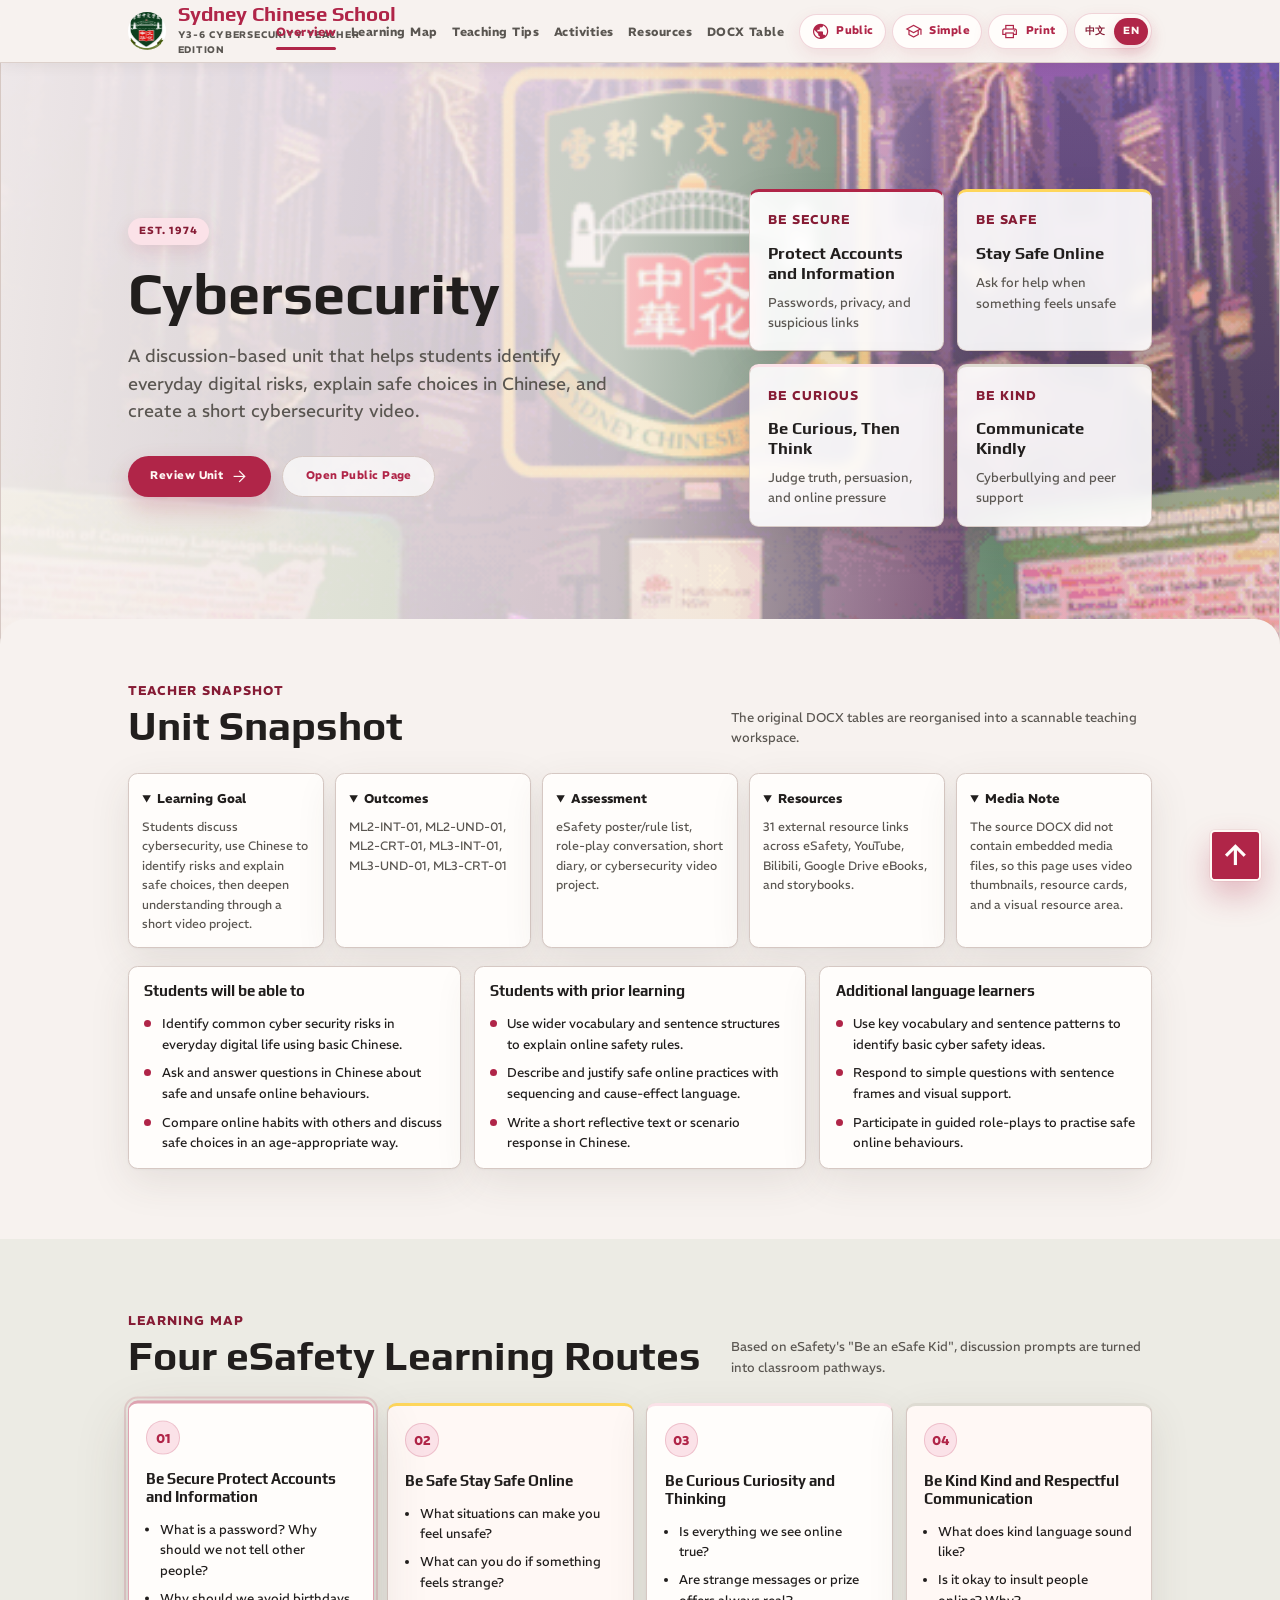
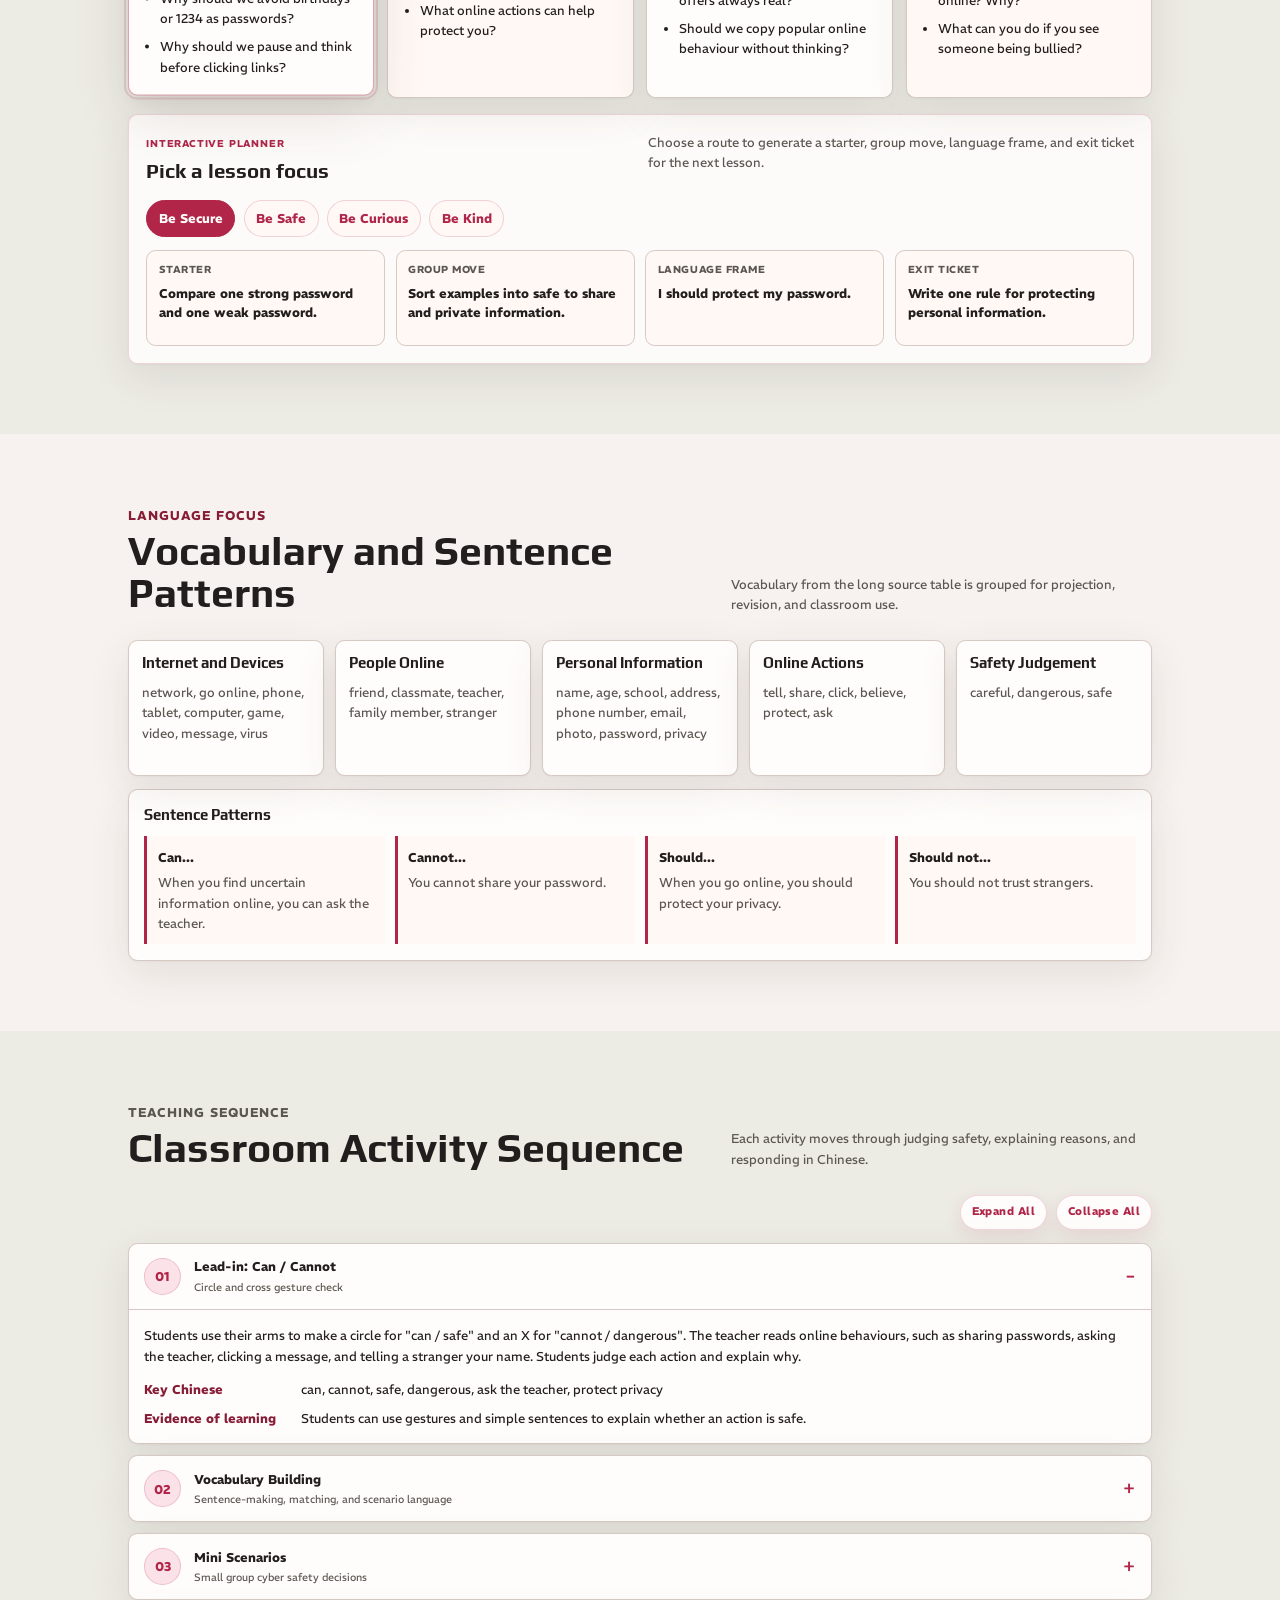
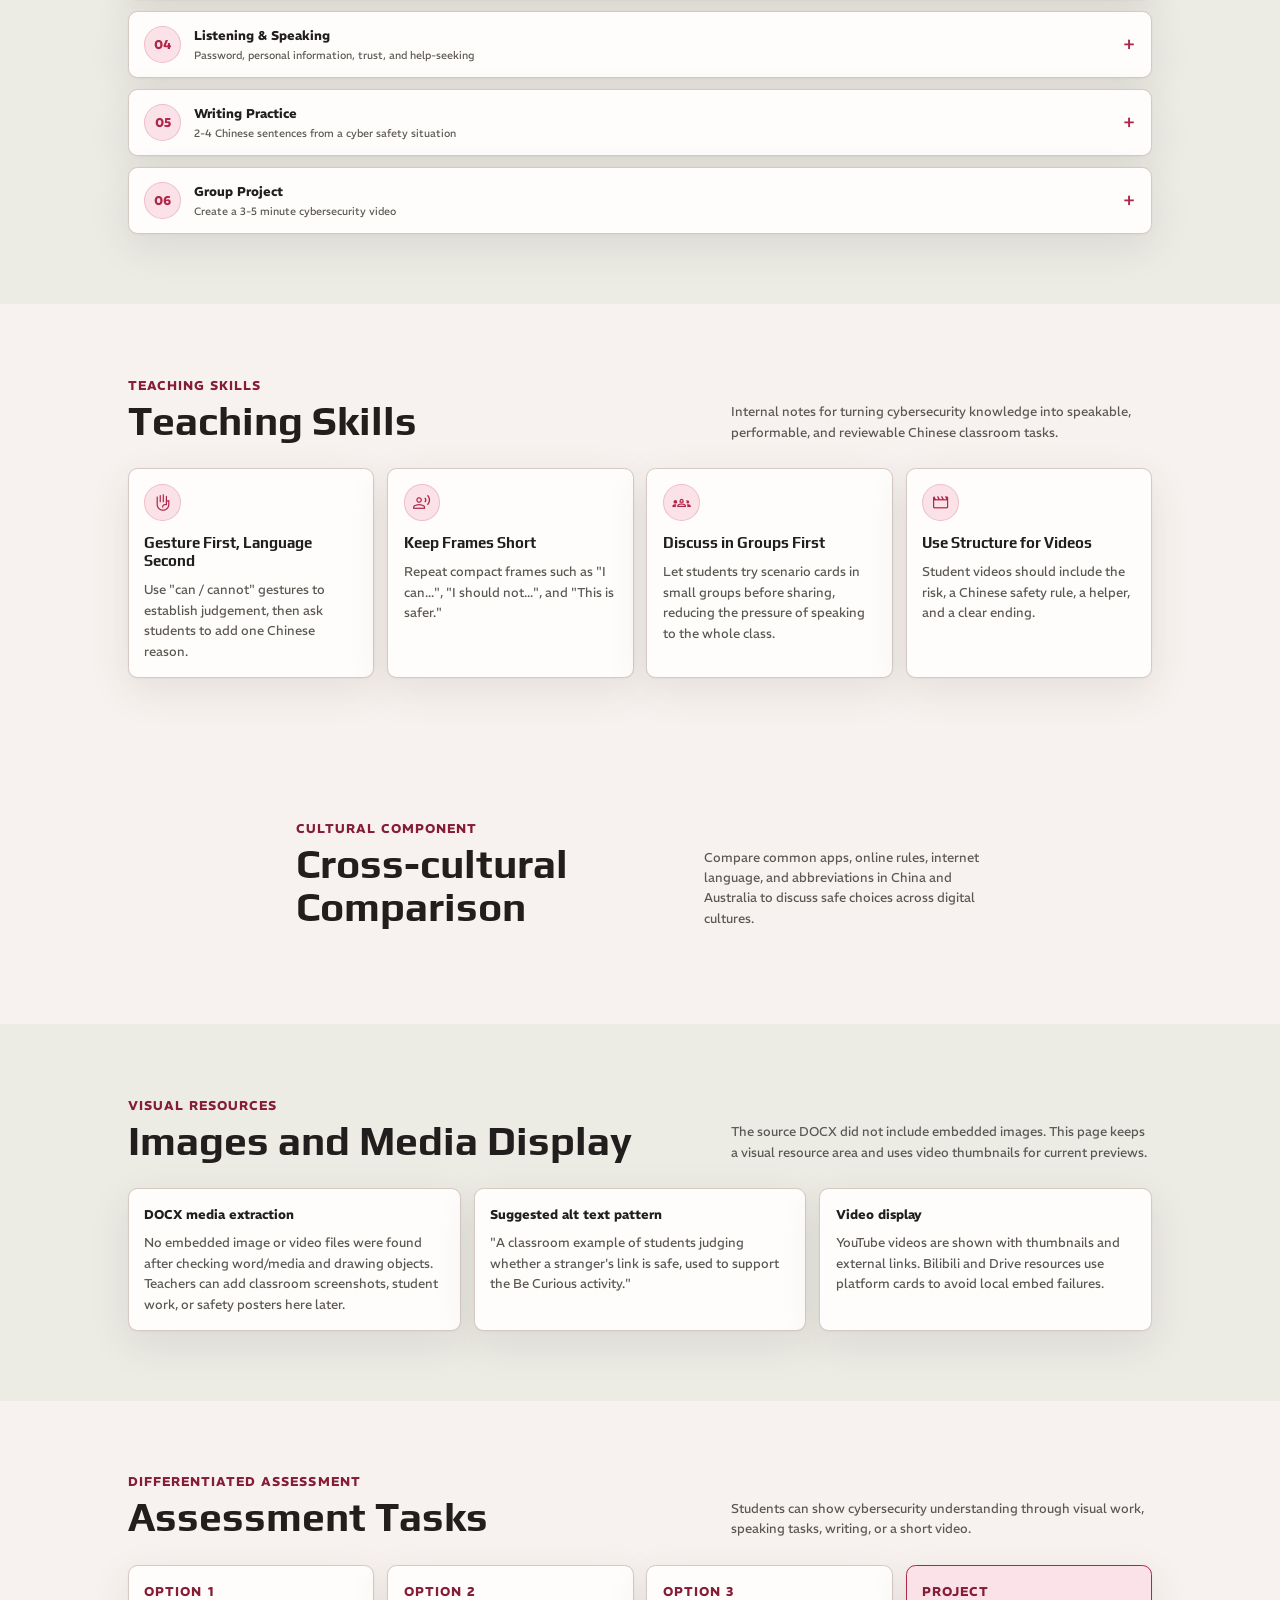
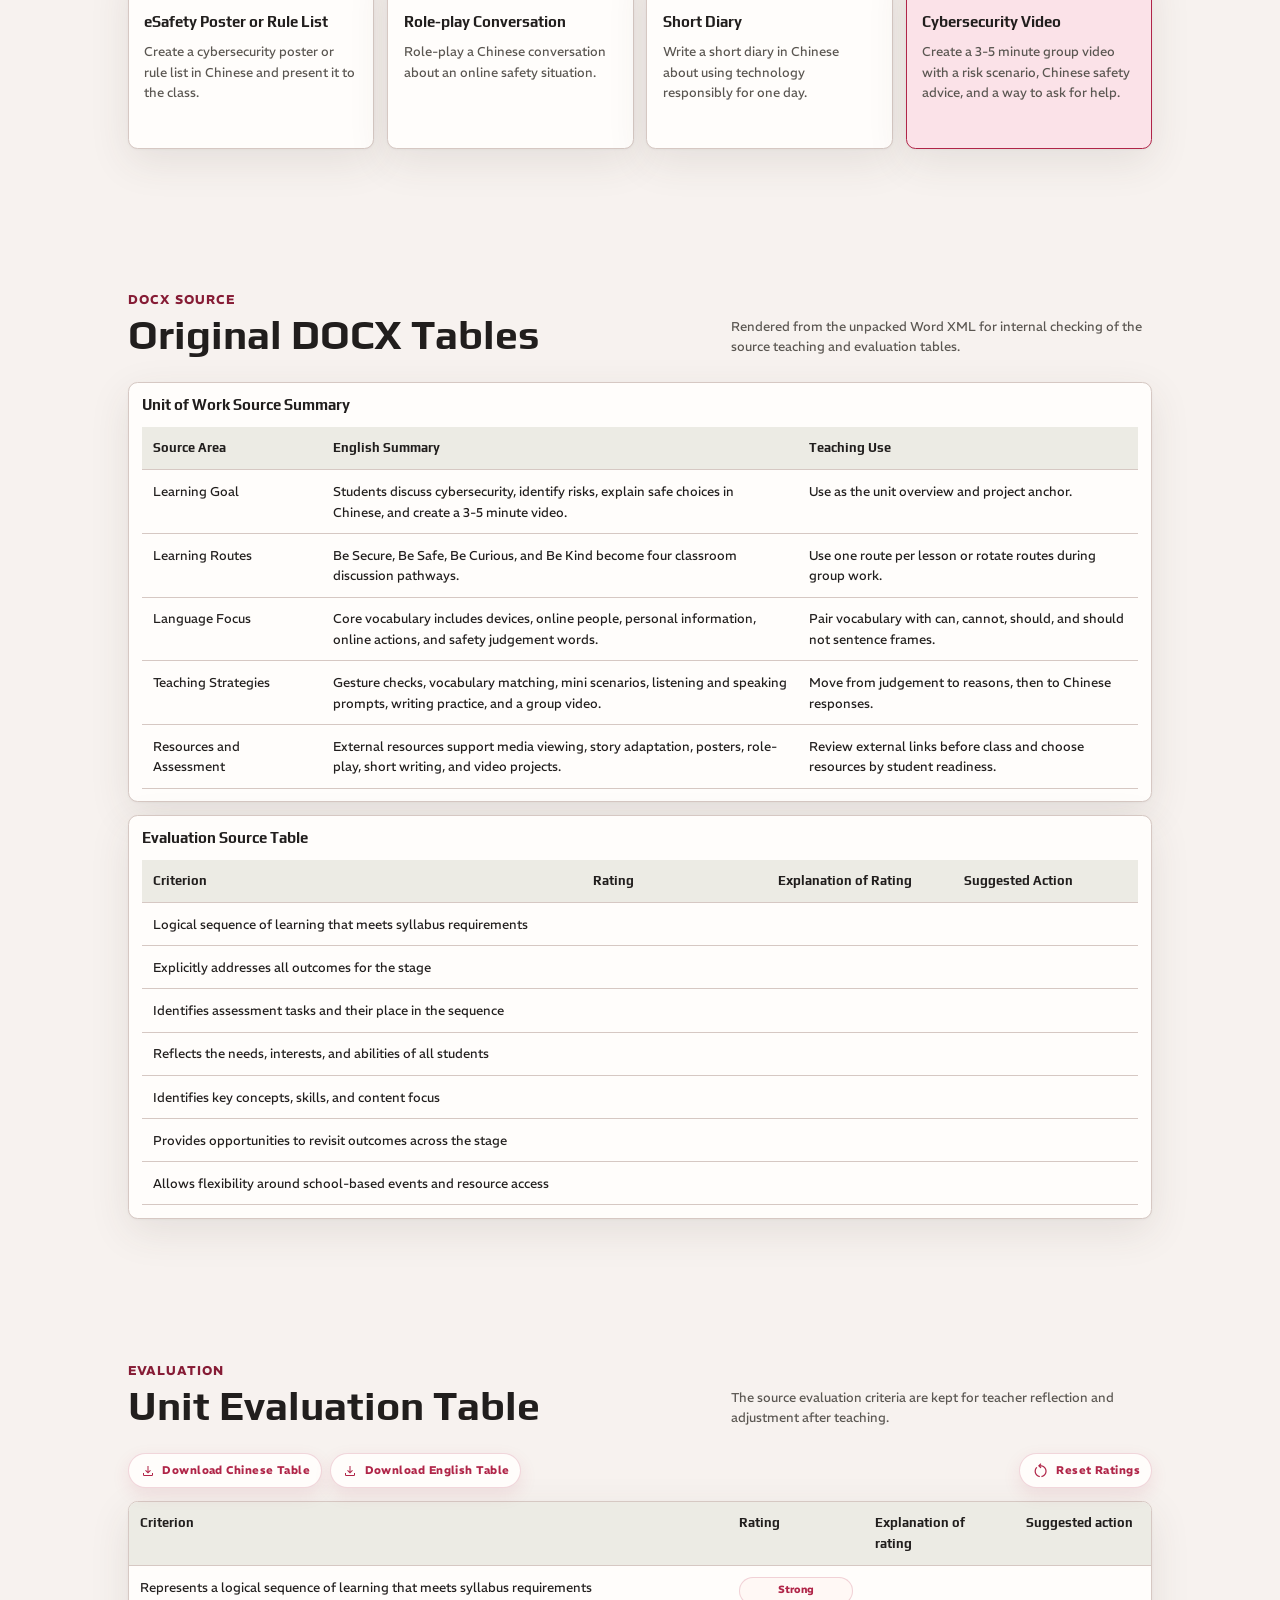
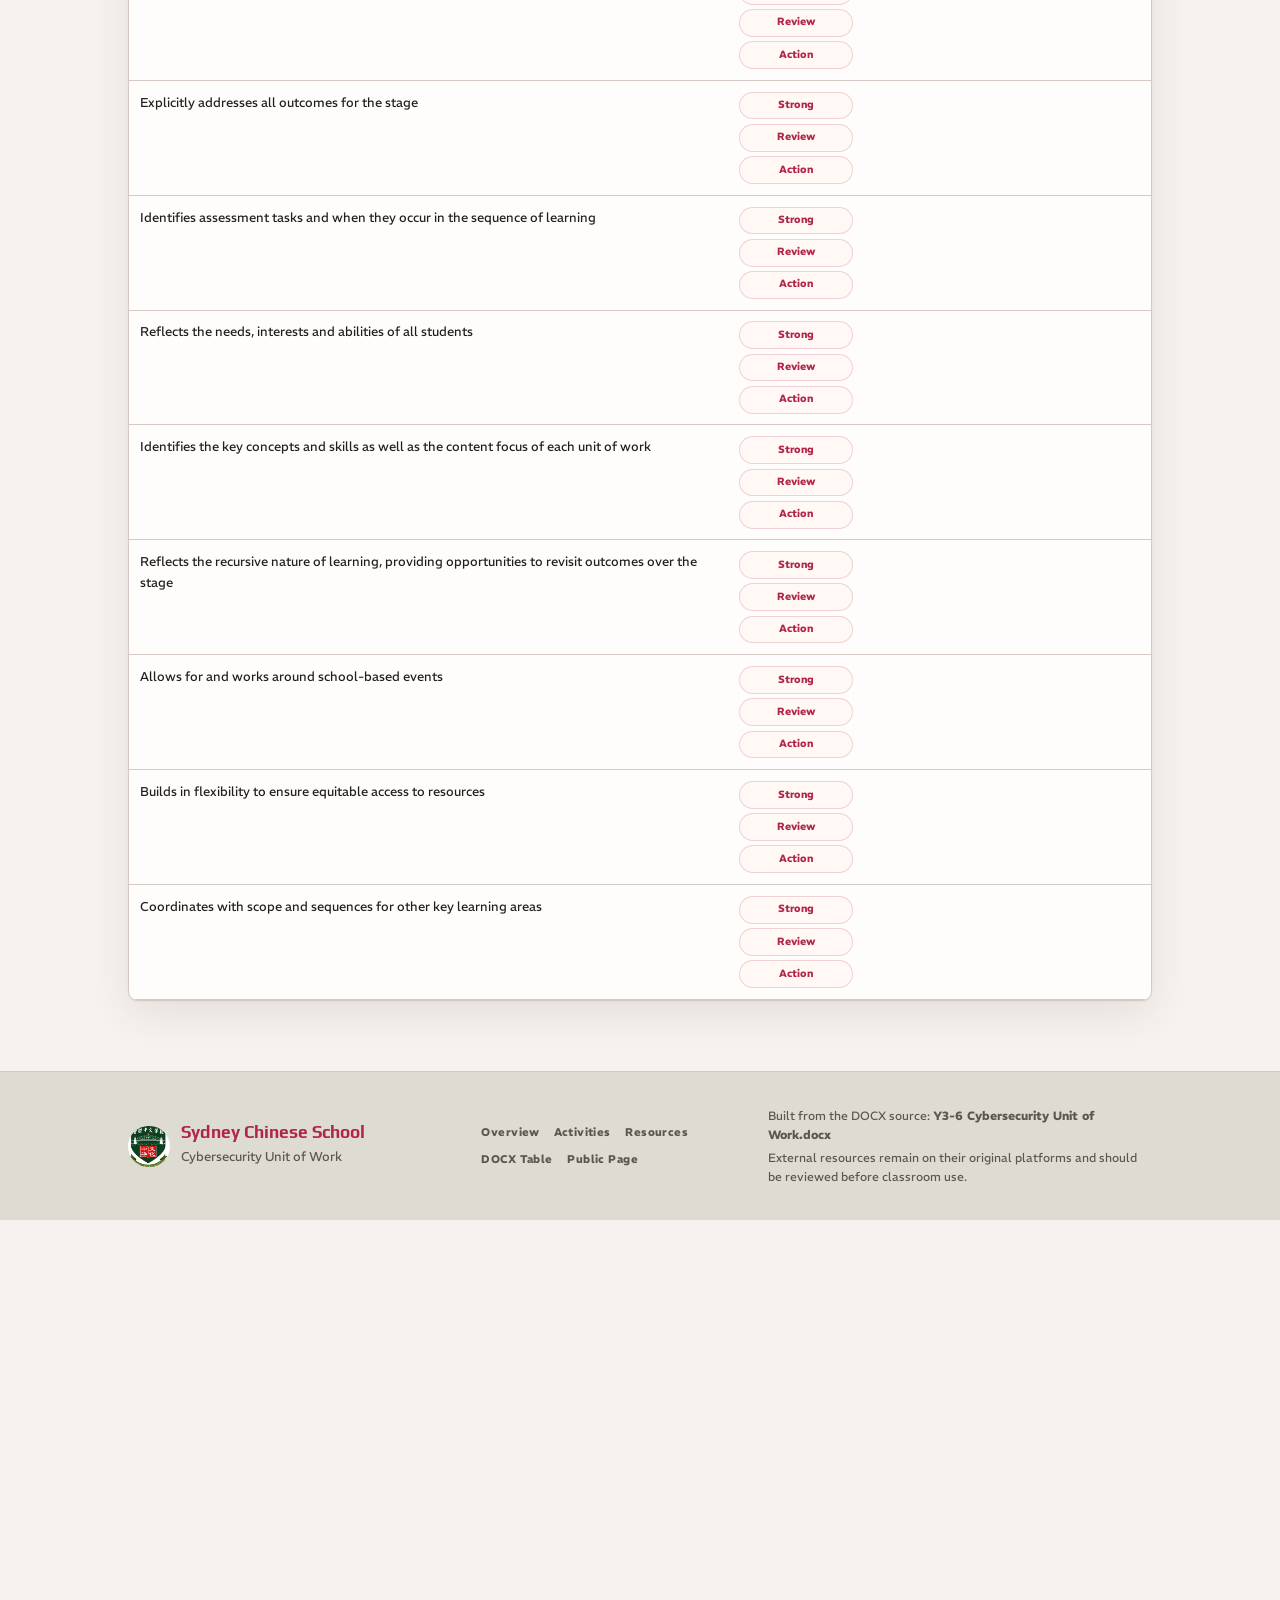
<file: web/teacher_english.html>
﻿<!doctype html>
<html lang="en">
<head>
  <meta charset="utf-8">
  <meta name="viewport" content="width=device-width, initial-scale=1">
  <title>Sydney Chinese School | Y3-6 Cybersecurity Teacher Edition</title>
  <meta name="description" content="Level 3-6 Cybersecurity unit of work teacher edition with teaching notes, DOCX source tables, resources, and assessment.">
  <link href="https://fonts.googleapis.com/css2?family=Material+Symbols+Outlined:wght,FILL@100..700,0..1&display=swap" rel="stylesheet">
  <link rel="stylesheet" href="assets/styles.css">
</head>
<body class="scs-unit" data-teacher-language="en">
  <a class="skip-link" href="#main">Skip to content</a>

  <header class="site-header" id="top">
    <nav class="topbar" aria-label="Unit navigation">
      <a class="brand" href="#top" aria-label="Cybersecurity unit home">
        <img class="brand-logo" src="assets/images/scs_logo.jpg" alt="Sydney Chinese School logo">
        <span class="brand-text">
          <strong>Sydney Chinese School</strong>
          <small>Y3-6 Cybersecurity Teacher Edition</small>
        </span>
      </a>

      <div class="nav-panel" id="primaryNav">
        <div class="nav-links">
          <a class="is-active" href="#overview">Overview</a>
          <a href="#map">Learning Map</a>
          <a href="#teaching-tips">Teaching Tips</a>
          <a href="#activities">Activities</a>
          <a href="resource_english.html">Resources</a>
          <a href="#original-docx">DOCX Table</a>
        </div>
        <div class="tools">
          <a class="icon-button" href="cs_project_english.html" title="Open public edition">
            <span class="material-symbols-outlined" aria-hidden="true">public</span>
            <span>Public</span>
          </a>
          <button class="icon-button" type="button" id="studentMode" aria-pressed="false" title="Student view">
            <span class="material-symbols-outlined" aria-hidden="true">school</span>
            <span>Simple</span>
          </button>
          <button class="icon-button" type="button" id="printPage" title="Print page">
            <span class="material-symbols-outlined" aria-hidden="true">print</span>
            <span>Print</span>
          </button>
          <div class="language-switcher" role="group" aria-label="Choose language">
            <a class="language-option" href="teacher_chinese.html" aria-label="Switch to Chinese">中文</a>
            <a class="language-option is-selected" href="teacher_english.html" aria-label="Switch to English" aria-current="page">EN</a>
          </div>
        </div>
      </div>
    </nav>
    <button class="menu-button" type="button" id="menuToggle" aria-expanded="false" aria-controls="primaryNav">
      <span class="material-symbols-outlined" aria-hidden="true">menu</span>
      <span class="sr-only">Open menu</span>
    </button>
  </header>

  <section class="site-hero" aria-labelledby="hero-title">
    <div class="hero-media" aria-hidden="true">
      <img src="assets/images/SchoolTour202507b.gif" alt="">
    </div>
    <div class="hero-overlay" aria-hidden="true"></div>
    <div class="hero-inner">
      <div class="hero-copy">
        <p class="eyebrow">Est. 1974</p>
        <h1 id="hero-title">Cybersecurity</h1>
        <p class="hero-summary">
          A discussion-based unit that helps students identify everyday digital risks, explain safe choices in Chinese, and create a short cybersecurity video.
        </p>
        <div class="hero-actions">
          <a class="button button-primary" href="#overview">
            Review Unit
            <span class="material-symbols-outlined" aria-hidden="true">arrow_forward</span>
          </a>
          <a class="button button-secondary" href="cs_project_english.html">Open Public Page</a>
        </div>
      </div>
      <div class="hero-board" aria-label="Unit quick snapshot">
        <div class="signal-card signal-card--secure">
          <span class="signal-label">Be Secure</span>
          <strong>Protect Accounts and Information</strong>
          <p>Passwords, privacy, and suspicious links</p>
        </div>
        <div class="signal-card signal-card--safe">
          <span class="signal-label">Be Safe</span>
          <strong>Stay Safe Online</strong>
          <p>Ask for help when something feels unsafe</p>
        </div>
        <div class="signal-card signal-card--curious">
          <span class="signal-label">Be Curious</span>
          <strong>Be Curious, Then Think</strong>
          <p>Judge truth, persuasion, and online pressure</p>
        </div>
        <div class="signal-card signal-card--kind">
          <span class="signal-label">Be Kind</span>
          <strong>Communicate Kindly</strong>
          <p>Cyberbullying and peer support</p>
        </div>
      </div>
    </div>
  </section>

  <main id="main">
    <section class="band band--paper" id="overview">
      <div class="section-inner">
        <div class="section-kicker">Teacher Snapshot</div>
        <div class="section-heading">
          <h2>Unit Snapshot</h2>
          <p>The original DOCX tables are reorganised into a scannable teaching workspace.</p>
        </div>

        <div class="snapshot-grid">
          <details class="brief-card" open>
            <summary>Learning Goal</summary>
            <p>
              Students discuss cybersecurity, use Chinese to identify risks and explain safe choices, then deepen understanding through a short video project.
            </p>
          </details>
          <details class="brief-card" open>
            <summary>Outcomes</summary>
            <p>ML2-INT-01, ML2-UND-01, ML2-CRT-01, ML3-INT-01, ML3-UND-01, ML3-CRT-01</p>
          </details>
          <details class="brief-card" open>
            <summary>Assessment</summary>
            <p>eSafety poster/rule list, role-play conversation, short diary, or cybersecurity video project.</p>
          </details>
          <details class="brief-card" open>
            <summary>Resources</summary>
            <p>31 external resource links across eSafety, YouTube, Bilibili, Google Drive eBooks, and storybooks.</p>
          </details>
          <details class="brief-card" open>
            <summary>Media Note</summary>
            <p>The source DOCX did not contain embedded media files, so this page uses video thumbnails, resource cards, and a visual resource area.</p>
          </details>
        </div>

        <div class="goal-columns">
          <article>
            <h3>Students will be able to</h3>
            <ul class="check-list">
              <li>Identify common cyber security risks in everyday digital life using basic Chinese.</li>
              <li>Ask and answer questions in Chinese about safe and unsafe online behaviours.</li>
              <li>Compare online habits with others and discuss safe choices in an age-appropriate way.</li>
            </ul>
          </article>
          <article>
            <h3>Students with prior learning</h3>
            <ul class="check-list">
              <li>Use wider vocabulary and sentence structures to explain online safety rules.</li>
              <li>Describe and justify safe online practices with sequencing and cause-effect language.</li>
              <li>Write a short reflective text or scenario response in Chinese.</li>
            </ul>
          </article>
          <article>
            <h3>Additional language learners</h3>
            <ul class="check-list">
              <li>Use key vocabulary and sentence patterns to identify basic cyber safety ideas.</li>
              <li>Respond to simple questions with sentence frames and visual support.</li>
              <li>Participate in guided role-plays to practise safe online behaviours.</li>
            </ul>
          </article>
        </div>
      </div>
    </section>

    <section class="band band--mint" id="map">
      <div class="section-inner">
        <div class="section-kicker">Learning Map</div>
        <div class="section-heading">
          <h2>Four eSafety Learning Routes</h2>
          <p>Based on eSafety's "Be an eSafe Kid", discussion prompts are turned into classroom pathways.</p>
        </div>

        <div class="route-grid">
          <article class="route route--secure" data-plan-card="secure">
            <span class="route-code">01</span>
            <h3>Be Secure <span>Protect Accounts and Information</span></h3>
            <ul>
              <li>What is a password? Why should we not tell other people?</li>
              <li>Why should we avoid birthdays or 1234 as passwords?</li>
              <li>Why should we pause and think before clicking links?</li>
            </ul>
          </article>
          <article class="route route--safe" data-plan-card="safe">
            <span class="route-code">02</span>
            <h3>Be Safe <span>Stay Safe Online</span></h3>
            <ul>
              <li>What situations can make you feel unsafe?</li>
              <li>What can you do if something feels strange?</li>
              <li>What online actions can help protect you?</li>
            </ul>
          </article>
          <article class="route route--curious" data-plan-card="curious">
            <span class="route-code">03</span>
            <h3>Be Curious <span>Curiosity and Thinking</span></h3>
            <ul>
              <li>Is everything we see online true?</li>
              <li>Are strange messages or prize offers always real?</li>
              <li>Should we copy popular online behaviour without thinking?</li>
            </ul>
          </article>
          <article class="route route--kind" data-plan-card="kind">
            <span class="route-code">04</span>
            <h3>Be Kind <span>Kind and Respectful Communication</span></h3>
            <ul>
              <li>What does kind language sound like?</li>
              <li>Is it okay to insult people online? Why?</li>
              <li>What can you do if you see someone being bullied?</li>
            </ul>
          </article>
        </div>

        <div class="planner-card teacher-only" data-planner>
          <div class="planner-header">
            <div>
              <span class="planner-label">Interactive planner</span>
              <h3>Pick a lesson focus</h3>
            </div>
            <p>Choose a route to generate a starter, group move, language frame, and exit ticket for the next lesson.</p>
          </div>
          <div class="planner-options" role="group" aria-label="Choose lesson focus">
            <button class="planner-choice is-active" type="button" data-plan-choice="secure">Be Secure</button>
            <button class="planner-choice" type="button" data-plan-choice="safe">Be Safe</button>
            <button class="planner-choice" type="button" data-plan-choice="curious">Be Curious</button>
            <button class="planner-choice" type="button" data-plan-choice="kind">Be Kind</button>
          </div>
          <div class="planner-output" data-planner-output aria-live="polite">
            <div>
              <span>Starter</span>
              <strong data-plan-field="starter">Compare one strong password and one weak password.</strong>
            </div>
            <div>
              <span>Group Move</span>
              <strong data-plan-field="group">Sort examples into safe to share and private information.</strong>
            </div>
            <div>
              <span>Language Frame</span>
              <strong data-plan-field="language">I should protect my password.</strong>
            </div>
            <div>
              <span>Exit Ticket</span>
              <strong data-plan-field="exit">Write one rule for protecting personal information.</strong>
            </div>
          </div>
        </div>
      </div>
    </section>

    <section class="band band--paper" id="language">
      <div class="section-inner">
        <div class="section-kicker">Language Focus</div>
        <div class="section-heading">
          <h2>Vocabulary and Sentence Patterns</h2>
          <p>Vocabulary from the long source table is grouped for projection, revision, and classroom use.</p>
        </div>

        <div class="vocab-grid">
          <article class="vocab-group">
            <h3>Internet and Devices</h3>
            <p>network, go online, phone, tablet, computer, game, video, message, virus</p>
          </article>
          <article class="vocab-group">
            <h3>People Online</h3>
            <p>friend, classmate, teacher, family member, stranger</p>
          </article>
          <article class="vocab-group">
            <h3>Personal Information</h3>
            <p>name, age, school, address, phone number, email, photo, password, privacy</p>
          </article>
          <article class="vocab-group">
            <h3>Online Actions</h3>
            <p>tell, share, click, believe, protect, ask</p>
          </article>
          <article class="vocab-group">
            <h3>Safety Judgement</h3>
            <p>careful, dangerous, safe</p>
          </article>
        </div>

        <div class="sentence-frames">
          <h3>Sentence Patterns</h3>
          <div class="frame-list">
            <p><strong>Can...</strong><span>When you find uncertain information online, you can ask the teacher.</span></p>
            <p><strong>Cannot...</strong><span>You cannot share your password.</span></p>
            <p><strong>Should...</strong><span>When you go online, you should protect your privacy.</span></p>
            <p><strong>Should not...</strong><span>You should not trust strangers.</span></p>
          </div>
        </div>
      </div>
    </section>

    <section class="band band--ink" id="activities">
      <div class="section-inner">
        <div class="section-kicker">Teaching Sequence</div>
        <div class="section-heading">
          <h2>Classroom Activity Sequence</h2>
          <p>Each activity moves through judging safety, explaining reasons, and responding in Chinese.</p>
        </div>

        <div class="activity-tools teacher-only">
          <button type="button" class="tool-button" id="expandAll">Expand All</button>
          <button type="button" class="tool-button" id="collapseAll">Collapse All</button>
        </div>

        <div class="activity-list">
          <details class="activity" open>
            <summary>
              <span class="activity-step">01</span>
              <span>
                <strong>Lead-in: Can / Cannot</strong>
                <small>Circle and cross gesture check</small>
              </span>
            </summary>
            <div class="activity-body">
              <p>
                Students use their arms to make a circle for "can / safe" and an X for "cannot / dangerous".
                The teacher reads online behaviours, such as sharing passwords, asking the teacher, clicking a message, and telling a stranger your name. Students judge each action and explain why.
              </p>
              <dl>
                <dt>Key Chinese</dt>
                <dd>can, cannot, safe, dangerous, ask the teacher, protect privacy</dd>
                <dt>Evidence of learning</dt>
                <dd>Students can use gestures and simple sentences to explain whether an action is safe.</dd>
              </dl>
            </div>
          </details>

          <details class="activity">
            <summary>
              <span class="activity-step">02</span>
              <span>
                <strong>Vocabulary Building</strong>
                <small>Sentence-making, matching, and scenario language</small>
              </span>
            </summary>
            <div class="activity-body">
              <p>
                Students use vocabulary cards for matching, sentence making, and quick revision. They place words such as password, stranger, click, share, and privacy into sentence frames for scenario discussion.
              </p>
              <dl>
                <dt>Student task</dt>
                <dd>Create a sentence with one keyword and one frame, for example: "You cannot share passwords."</dd>
                <dt>Support</dt>
                <dd>Provide sentence frames, visuals, and peer modelling.</dd>
              </dl>
            </div>
          </details>

          <details class="activity">
            <summary>
              <span class="activity-step">03</span>
              <span>
                <strong>Mini Scenarios</strong>
                <small>Small group cyber safety decisions</small>
              </span>
            </summary>
            <div class="activity-body">
              <p>
                Small groups draw scenario cards, such as "someone asks for your name" or "you receive a link from a stranger".
                Students discuss what they would do, use target vocabulary and sentence frames, then share with the class.
              </p>
              <div class="scenario-grid">
                <article>
                  <h4>A stranger sends a link</h4>
                  <p>I should not click it. I can ask my teacher.</p>
                </article>
                <article>
                  <h4>A friend asks for your password</h4>
                  <p>I cannot share my password. A password is private.</p>
                </article>
                <article>
                  <h4>Someone is rude in a game</h4>
                  <p>I should tell my teacher or family.</p>
                </article>
              </div>
            </div>
          </details>

          <details class="activity">
            <summary>
              <span class="activity-step">04</span>
              <span>
                <strong>Listening & Speaking</strong>
                <small>Password, personal information, trust, and help-seeking</small>
              </span>
            </summary>
            <div class="activity-body">
              <div class="prompt-columns">
                <div>
                  <h4>Password Protection</h4>
                  <p>Would you share your password with anyone other than your family? Why or why not?</p>
                </div>
                <div>
                  <h4>Personal Information</h4>
                  <p>What information should you never share online: address, school, phone number?</p>
                </div>
                <div>
                  <h4>Online Trust</h4>
                  <p>Can you trust new friends you meet online? Why or why not?</p>
                </div>
                <div>
                  <h4>If Problems Happen</h4>
                  <p>If you encounter something unsafe online, who would you ask for help?</p>
                </div>
              </div>
            </div>
          </details>

          <details class="activity">
            <summary>
              <span class="activity-step">05</span>
              <span>
                <strong>Writing Practice</strong>
                <small>2-4 Chinese sentences from a cyber safety situation</small>
              </span>
            </summary>
            <div class="activity-body">
              <p>
                Give students a short scenario and ask them to write 2-4 Chinese sentences explaining what they would do. Scenarios may include a link from a stranger, hurtful words in a game, or a friend asking for a password.
              </p>
              <p class="example-line">Example: I cannot click a stranger's link. I should ask my teacher. This is safer.</p>
            </div>
          </details>

          <details class="activity">
            <summary>
              <span class="activity-step">06</span>
              <span>
                <strong>Group Project</strong>
                <small>Create a 3-5 minute cybersecurity video</small>
              </span>
            </summary>
            <div class="activity-body">
              <p>
                Student groups create a short cybersecurity video showing a common risk, safety advice in Chinese, and ways to ask for help. The video can be a role-play, interview, rule explainer, or storybook adaptation.
              </p>
              <dl>
                <dt>Success markers</dt>
                <dd>Clearly present the risk, use target vocabulary, give a safe choice, and identify a trusted helper.</dd>
              </dl>
            </div>
          </details>
        </div>
      </div>
    </section>

    <section class="band band--paper" id="teaching-tips">
      <div class="section-inner">
        <div class="section-kicker">Teaching Skills</div>
        <div class="section-heading">
          <h2>Teaching Skills</h2>
          <p>Internal notes for turning cybersecurity knowledge into speakable, performable, and reviewable Chinese classroom tasks.</p>
        </div>

        <div class="tip-grid">
          <article class="tip-card">
            <span class="material-symbols-outlined" aria-hidden="true">front_hand</span>
            <h3>Gesture First, Language Second</h3>
            <p>Use "can / cannot" gestures to establish judgement, then ask students to add one Chinese reason.</p>
          </article>
          <article class="tip-card">
            <span class="material-symbols-outlined" aria-hidden="true">record_voice_over</span>
            <h3>Keep Frames Short</h3>
            <p>Repeat compact frames such as "I can...", "I should not...", and "This is safer."</p>
          </article>
          <article class="tip-card">
            <span class="material-symbols-outlined" aria-hidden="true">groups_2</span>
            <h3>Discuss in Groups First</h3>
            <p>Let students try scenario cards in small groups before sharing, reducing the pressure of speaking to the whole class.</p>
          </article>
          <article class="tip-card">
            <span class="material-symbols-outlined" aria-hidden="true">movie</span>
            <h3>Use Structure for Videos</h3>
            <p>Student videos should include the risk, a Chinese safety rule, a helper, and a clear ending.</p>
          </article>
        </div>

      </div>
    </section>

    <section class="band band--paper" id="culture">
      <div class="section-inner narrow">
        <div class="section-kicker">Cultural Component</div>
        <div class="section-heading">
          <h2>Cross-cultural Comparison</h2>
          <p>Compare common apps, online rules, internet language, and abbreviations in China and Australia to discuss safe choices across digital cultures.</p>
        </div>
      </div>
    </section>

    <section class="band band--mint" id="visuals">
      <div class="section-inner">
        <div class="section-kicker">Visual Resources</div>
        <div class="section-heading">
          <h2>Images and Media Display</h2>
          <p>The source DOCX did not include embedded images. This page keeps a visual resource area and uses video thumbnails for current previews.</p>
        </div>
        <div class="media-note">
          <div>
            <strong>DOCX media extraction</strong>
            <p>No embedded image or video files were found after checking word/media and drawing objects. Teachers can add classroom screenshots, student work, or safety posters here later.</p>
          </div>
          <div>
            <strong>Suggested alt text pattern</strong>
            <p>"A classroom example of students judging whether a stranger's link is safe, used to support the Be Curious activity."</p>
          </div>
          <div>
            <strong>Video display</strong>
            <p>YouTube videos are shown with thumbnails and external links. Bilibili and Drive resources use platform cards to avoid local embed failures.</p>
          </div>
        </div>
      </div>
    </section>

    <section class="band band--paper" id="assessment">
      <div class="section-inner">
        <div class="section-kicker">Differentiated Assessment</div>
        <div class="section-heading">
          <h2>Assessment Tasks</h2>
          <p>Students can show cybersecurity understanding through visual work, speaking tasks, writing, or a short video.</p>
        </div>

        <div class="assessment-grid">
          <article class="assessment-card">
            <span class="assessment-code">Option 1</span>
            <h3>eSafety Poster or Rule List</h3>
            <p>Create a cybersecurity poster or rule list in Chinese and present it to the class.</p>
          </article>
          <article class="assessment-card">
            <span class="assessment-code">Option 2</span>
            <h3>Role-play Conversation</h3>
            <p>Role-play a Chinese conversation about an online safety situation.</p>
          </article>
          <article class="assessment-card">
            <span class="assessment-code">Option 3</span>
            <h3>Short Diary</h3>
            <p>Write a short diary in Chinese about using technology responsibly for one day.</p>
          </article>
          <article class="assessment-card assessment-card--feature">
            <span class="assessment-code">Project</span>
            <h3>Cybersecurity Video</h3>
            <p>Create a 3-5 minute group video with a risk scenario, Chinese safety advice, and a way to ask for help.</p>
          </article>
        </div>
      </div>
    </section>

    <section class="band band--paper teacher-only" id="original-docx">
      <div class="section-inner">
        <div class="section-kicker">DOCX Source</div>
        <div class="section-heading">
          <h2>Original DOCX Tables</h2>
          <p>Rendered from the unpacked Word XML for internal checking of the source teaching and evaluation tables.</p>
        </div>
        <div class="docx-table-stack" id="docxTables"></div>
      </div>
    </section>

    <section class="band band--paper" id="evaluation">
      <div class="section-inner">
        <div class="section-kicker">Evaluation</div>
        <div class="section-heading">
          <h2>Unit Evaluation Table</h2>
          <p>The source evaluation criteria are kept for teacher reflection and adjustment after teaching.</p>
        </div>

        <div class="rubric-toolbar">
          <div class="rubric-downloads" aria-label="Download evaluation table PDFs">
            <a class="tool-button download-button" href="assets/downloads/evaluation-table-chinese.pdf" download>
              <span class="material-symbols-outlined" aria-hidden="true">download</span>
              <span>Download Chinese Table</span>
            </a>
            <a class="tool-button download-button" href="assets/downloads/evaluation-table-english.pdf" download>
              <span class="material-symbols-outlined" aria-hidden="true">download</span>
              <span>Download English Table</span>
            </a>
          </div>
          <button class="tool-button teacher-only" type="button" id="resetRubric">
            <span class="material-symbols-outlined" aria-hidden="true">restart_alt</span>
            <span>Reset Ratings</span>
          </button>
        </div>

        <div class="rubric-wrap">
          <table data-rubric-table>
            <thead>
              <tr>
                <th>Criterion</th>
                <th>Rating</th>
                <th>Explanation of rating</th>
                <th>Suggested action</th>
              </tr>
            </thead>
            <tbody>
              <tr><td>Represents a logical sequence of learning that meets syllabus requirements</td><td></td><td></td><td></td></tr>
              <tr><td>Explicitly addresses all outcomes for the stage</td><td></td><td></td><td></td></tr>
              <tr><td>Identifies assessment tasks and when they occur in the sequence of learning</td><td></td><td></td><td></td></tr>
              <tr><td>Reflects the needs, interests and abilities of all students</td><td></td><td></td><td></td></tr>
              <tr><td>Identifies the key concepts and skills as well as the content focus of each unit of work</td><td></td><td></td><td></td></tr>
              <tr><td>Reflects the recursive nature of learning, providing opportunities to revisit outcomes over the stage</td><td></td><td></td><td></td></tr>
              <tr><td>Allows for and works around school-based events</td><td></td><td></td><td></td></tr>
              <tr><td>Builds in flexibility to ensure equitable access to resources</td><td></td><td></td><td></td></tr>
              <tr><td>Coordinates with scope and sequences for other key learning areas</td><td></td><td></td><td></td></tr>
            </tbody>
          </table>
        </div>
      </div>
    </section>
  </main>

  <footer class="site-footer">
    <div class="footer-inner">
      <div class="footer-brand">
        <img src="assets/images/scs_logo.jpg" alt="Sydney Chinese School logo">
        <div>
          <strong>Sydney Chinese School</strong>
          <p>Cybersecurity Unit of Work</p>
        </div>
      </div>
      <nav class="footer-links" aria-label="Footer navigation">
        <a href="#overview">Overview</a>
        <a href="#activities">Activities</a>
        <a href="resource_english.html">Resources</a>
        <a href="#original-docx">DOCX Table</a>
        <a href="cs_project_english.html">Public Page</a>
      </nav>
      <div class="footer-note">
        <p>Built from the DOCX source: <strong>Y3-6 Cybersecurity Unit of Work.docx</strong></p>
        <p>External resources remain on their original platforms and should be reviewed before classroom use.</p>
      </div>
    </div>
  </footer>

  <a class="back-to-top" href="#" role="button" aria-label="Back to top" title="Back to top">
    <span class="material-symbols-outlined" aria-hidden="true">arrow_upward</span>
    <span class="sr-only">Back to top</span>
  </a>

  <script src="assets/data/docx-tables.js"></script>
  <script src="assets/scripts/shared.js"></script>
  <script src="assets/scripts/teacher.js"></script>
</body>
</html>
</file>
<file: web/assets/styles.css>
@font-face {
  font-family: "Play Local";
  src: url("fonts/Play-regular.ttf") format("truetype");
  font-weight: 400;
}

@font-face {
  font-family: "Play Local";
  src: url("fonts/Play-bold.ttf") format("truetype");
  font-weight: 700;
}

@font-face {
  font-family: "REM Local";
  src: url("fonts/REM-regular.ttf") format("truetype");
  font-weight: 400;
}

@font-face {
  font-family: "REM Local";
  src: url("fonts/REM-bold.ttf") format("truetype");
  font-weight: 700;
}

:root {
  --paper: #f7f2ef;
  --panel: #fffdfb;
  --ink: #211e1d;
  --muted: #5a5651;
  --line: #d6c8c3;
  --teal: #b02548;
  --teal-deep: #861c35;
  --green: #87545e;
  --coral: #b02548;
  --gold: #fed65b;
  --blue: #a6192e;
  --lilac: #f8d5df;
  --surface-low: #ecebe4;
  --surface-high: #dedbd2;
  --surface-soft: #fbe2e8;
  --shadow: 0 16px 50px rgba(71, 54, 50, 0.1), 0 1px 3px rgba(0, 0, 0, 0.045);
  --shadow-hover: 0 24px 70px rgba(71, 54, 50, 0.14), 0 6px 18px rgba(0, 0, 0, 0.06);
  --radius: 12px;
  --max: 1280px;
  --nav-height: 78px;
  --heading-font: "Play Local", "REM Local", "Microsoft YaHei", "Noto Sans SC", sans-serif;
  --body-font: "Hanken Grotesk", "REM Local", "Microsoft YaHei", "Noto Sans SC", sans-serif;
}

* {
  box-sizing: border-box;
}

html {
  zoom: 0.8;
  background: var(--paper);
  scroll-behavior: smooth;
}

body {
  margin: 0;
  background: var(--paper);
  color: var(--ink);
  font-family: var(--body-font);
  font-size: 16px;
  line-height: 1.6;
  text-rendering: optimizeLegibility;
  -webkit-font-smoothing: antialiased;
}

img {
  display: block;
  max-width: 100%;
}

a {
  color: var(--teal);
  text-decoration-thickness: 2px;
  text-underline-offset: 0.18em;
}

a:hover {
  color: var(--teal-deep);
}

button,
input {
  font: inherit;
}

button {
  cursor: pointer;
}

.material-symbols-outlined {
  font-variation-settings: "FILL" 0, "wght" 300, "GRAD" 0, "opsz" 24;
  line-height: 1;
}

.sr-only {
  position: absolute;
  width: 1px;
  height: 1px;
  padding: 0;
  margin: -1px;
  overflow: hidden;
  clip: rect(0, 0, 0, 0);
  white-space: nowrap;
  border: 0;
}

.skip-link {
  position: absolute;
  left: 1rem;
  top: -4rem;
  z-index: 1000;
  background: var(--ink);
  color: #fff8f5;
  padding: 0.65rem 0.9rem;
  border-radius: var(--radius);
}

.skip-link:focus {
  top: 1rem;
}

.site-header {
  position: fixed;
  inset: 0 0 auto;
  z-index: 80;
  background: rgba(247, 242, 239, 0.92);
  border-bottom: 1px solid rgba(214, 200, 195, 0.82);
  box-shadow: 0 1px 18px rgba(71, 54, 50, 0.075);
  backdrop-filter: blur(16px);
  -webkit-backdrop-filter: blur(16px);
}

.topbar {
  display: flex;
  align-items: center;
  justify-content: space-between;
  gap: 22px;
  width: min(var(--max), calc(100% - 32px));
  min-height: var(--nav-height);
  margin: 0 auto;
}

.brand,
.nav-panel,
.nav-links,
.tools {
  display: flex;
  align-items: center;
}

.brand {
  min-width: 0;
  gap: 14px;
  color: var(--teal);
  text-decoration: none;
}

.brand-logo {
  width: 48px;
  height: 48px;
  flex: 0 0 auto;
  border-radius: 50%;
  object-fit: cover;
}

.brand-text {
  display: grid;
  gap: 2px;
  min-width: 0;
}

.brand-text strong {
  font-family: var(--heading-font);
  font-size: clamp(21px, 2vw, 27px);
  font-weight: 700;
  line-height: 1.06;
  white-space: nowrap;
}

.brand-text small {
  color: var(--muted);
  font-size: 12px;
  font-weight: 800;
  letter-spacing: 0.08em;
  text-transform: uppercase;
}

.nav-panel {
  gap: 18px;
}

.nav-links {
  justify-content: center;
  gap: 18px;
}

.nav-links a {
  position: relative;
  color: var(--muted);
  font-size: 15px;
  font-weight: 800;
  letter-spacing: 0.04em;
  text-decoration: none;
  white-space: nowrap;
  transition: color 0.2s ease;
}

.nav-links a:hover,
.nav-links a:focus,
.nav-links a.is-active {
  color: var(--teal);
}

.nav-links a.is-active::after {
  content: "";
  position: absolute;
  left: 0;
  right: 0;
  bottom: -11px;
  height: 3px;
  border-radius: 999px;
  background: var(--teal);
}

.tools {
  gap: 8px;
}

.language-switcher {
  display: inline-flex;
  flex: 0 0 auto;
  align-items: center;
  gap: 3px;
  min-height: 44px;
  padding: 4px;
  border: 1px solid rgba(176, 37, 72, 0.18);
  border-radius: 999px;
  background: rgba(255, 253, 251, 0.86);
  box-shadow: 0 8px 22px rgba(176, 37, 72, 0.1);
}

.language-option {
  display: inline-flex;
  align-items: center;
  justify-content: center;
  min-width: 42px;
  height: 34px;
  border: 0;
  border-radius: 999px;
  background: transparent;
  color: var(--teal-deep);
  font-size: 13px;
  font-weight: 800;
  letter-spacing: 0.04em;
  text-decoration: none;
  transition: transform 0.2s ease, background-color 0.2s ease, color 0.2s ease, box-shadow 0.2s ease;
}

.language-option:hover {
  background: var(--surface-soft);
}

.language-option:active {
  transform: translateY(1px);
}

.language-option.is-selected {
  color: #fff8f5;
  background: var(--teal);
  box-shadow: 0 8px 18px rgba(176, 37, 72, 0.2);
}

.menu-button {
  display: none;
  align-items: center;
  justify-content: center;
  gap: 6px;
  min-width: 44px;
  height: 44px;
  border: 1px solid rgba(176, 37, 72, 0.18);
  border-radius: 999px;
  color: var(--teal);
  background: var(--panel);
  cursor: pointer;
}

.icon-button,
.tool-button,
.filter-chip {
  display: inline-flex;
  align-items: center;
  justify-content: center;
  gap: 8px;
  min-height: 44px;
  border: 1px solid rgba(176, 37, 72, 0.18);
  background: var(--panel);
  color: var(--teal);
  border-radius: 999px;
  padding: 0.55rem 0.85rem;
  box-shadow: 0 8px 22px rgba(176, 37, 72, 0.1);
  font-size: 14px;
  font-weight: 800;
  letter-spacing: 0.04em;
  text-decoration: none;
  transition: transform 0.2s ease, background-color 0.2s ease, color 0.2s ease, box-shadow 0.2s ease;
}

.icon-button:hover,
.tool-button:hover,
.filter-chip:hover {
  transform: translateY(-1px);
  box-shadow: 0 12px 30px rgba(176, 37, 72, 0.14);
}

.icon-button:active,
.tool-button:active,
.filter-chip:active {
  transform: translateY(0);
}

.icon-button[aria-pressed="true"],
.filter-chip.is-active {
  color: var(--ink);
  background: var(--gold);
}

.nav-links a:focus-visible,
.icon-button:focus-visible,
.tool-button:focus-visible,
.filter-chip:focus-visible,
.planner-choice:focus-visible,
.rating-choice:focus-visible,
.language-option:focus-visible,
.menu-button:focus-visible,
.back-to-top:focus-visible,
.button:focus-visible,
.quiz-choice:focus-visible {
  outline: 3px solid rgba(176, 37, 72, 0.28);
  outline-offset: 3px;
}

.site-hero {
  position: relative;
  /* width: min(1440px, calc(100% - 32px)); */
  min-height: 82dvh;
  margin: var(--nav-height) auto 0;
  display: flex;
  align-items: center;
  overflow: hidden;
  border: 1px solid var(--line);
  /* border-top: 0;
  border-radius: 0 0 32px 32px;
  border-bottom: 1px solid var(--line); */
}

.hero-media,
.hero-overlay {
  position: absolute;
  inset: 0;
}

.hero-media img {
  width: 100%;
  height: 100%;
  object-fit: cover;
  object-position: center;
  filter: saturate(1.08) contrast(1.04);
}

.hero-overlay {
  background:
    linear-gradient(90deg, rgba(247, 242, 239, 0.94), rgba(247, 242, 239, 0.74) 48%, rgba(247, 242, 239, 0.12) 78%),
    linear-gradient(180deg, rgba(248, 213, 223, 0.28), rgba(236, 235, 228, 0.1));
}

.hero-inner {
  position: relative;
  z-index: 2;
  display: grid;
  grid-template-columns: minmax(0, 1fr) minmax(320px, 0.72fr);
  gap: clamp(2rem, 6vw, 5rem);
  align-items: center;
  width: min(var(--max), calc(100% - 32px));
  margin: 0 auto;
  padding: 72px 0;
}

.eyebrow,
.section-kicker,
.resource-meta,
.signal-label,
.assessment-code {
  margin: 0;
  color: var(--teal-deep);
  font-weight: 800;
  text-transform: uppercase;
  letter-spacing: 0.08em;
}

.eyebrow {
  display: inline-flex;
  align-items: center;
  min-height: 34px;
  margin-bottom: 24px;
  padding: 0 14px;
  border-radius: 999px;
  background: var(--surface-soft);
  box-shadow: 0 8px 22px rgba(176, 37, 72, 0.12);
  font-size: 13px;
}

.hero-copy h1,
.section-heading h2 {
  margin: 0;
  font-family: var(--heading-font);
  line-height: 1.04;
  letter-spacing: 0;
}

.hero-copy h1 {
  max-width: 760px;
  font-size: clamp(42px, 6vw, 72px);
  font-weight: 700;
}

.hero-copy h1 span[lang] {
  white-space: nowrap;
}

/* .hero-copy,
.hero-board {
  min-width: 0;
} */

.hero-summary {
  max-width: 640px;
  margin: 24px 0 0;
  color: var(--muted);
  font-size: clamp(18px, 2vw, 22px);
  line-height: 1.55;
}

.hero-actions {
  display: flex;
  flex-wrap: wrap;
  gap: 14px;
  margin-top: 38px;
}

.button {
  display: inline-flex;
  align-items: center;
  justify-content: center;
  gap: 8px;
  min-height: 52px;
  padding: 0 28px;
  border-radius: 999px;
  font-size: 14px;
  font-weight: 800;
  letter-spacing: 0.04em;
  text-decoration: none;
  white-space: nowrap;
  transition: transform 0.2s ease, background-color 0.2s ease, color 0.2s ease, box-shadow 0.2s ease;
}

.button:hover {
  transform: translateY(-2px);
}

.button:active {
  transform: translateY(0);
}

.button-primary {
  color: #fff8f5 !important;
  background: var(--teal);
  box-shadow: 0 14px 30px rgba(176, 37, 72, 0.22);
}

.button-primary:hover {
  background: var(--teal-deep);
}

.button-secondary {
  color: var(--teal) !important;
  border: 2px solid var(--line);
  background: rgba(255, 255, 255, 0.72);
}

.button-secondary:hover {
  background: var(--panel);
}

.hero-board {
  display: grid;
  grid-template-columns: repeat(2, minmax(0, 1fr));
  gap: 16px;
}

.signal-card {
  min-height: 172px;
  padding: 22px;
  border: 1px solid rgba(214, 200, 195, 0.9);
  border-radius: var(--radius);
  background: rgba(255, 255, 255, 0.9);
  box-shadow: var(--shadow);
  backdrop-filter: blur(8px);
  -webkit-backdrop-filter: blur(8px);
}

.signal-card strong {
  display: block;
  margin-top: 18px;
  font-family: var(--heading-font);
  font-size: 1.3rem;
  line-height: 1.18;
}

.signal-card p {
  margin: 0.65rem 0 0;
  color: var(--muted);
}

.signal-card--secure {
  border-top: 4px solid var(--teal);
}

.signal-card--safe {
  border-top: 4px solid var(--gold);
}

.signal-card--curious {
  border-top: 4px solid var(--surface-soft);
}

.signal-card--kind {
  border-top: 4px solid var(--surface-high);
}

.band {
  padding: clamp(3.5rem, 8vw, 5.5rem) 0;
}

.site-hero + main .band:first-child {
  position: relative;
  z-index: 3;
  margin-top: -42px;
  padding-top: 76px;
  border-radius: 32px 32px 0 0;
}

.resource-page-main .band:first-child {
  padding-top: calc(var(--nav-height) + clamp(3rem, 6vw, 4.5rem));
}

.band--paper {
  background: var(--paper);
}

.band--mint {
  background: var(--surface-low);
}

.band--ink {
  background: var(--surface-low);
  color: var(--ink);
}

.band--resource {
  background: #f4ece8;
}

.section-inner {
  width: min(var(--max), calc(100% - 32px));
  margin: 0 auto;
}

.section-inner.narrow {
  max-width: 860px;
}

.section-heading {
  display: grid;
  grid-template-columns: minmax(0, 0.9fr) minmax(260px, 0.65fr);
  gap: 1.5rem;
  align-items: end;
  margin: 0.35rem 0 2rem;
}

.section-heading h2 {
  font-size: clamp(2.1rem, 4vw, 3.6rem);
}

.section-heading p {
  margin: 0;
  color: var(--muted);
}

.public-page .section-heading {
  grid-template-columns: minmax(0, 820px);
  align-items: start;
  gap: 0.85rem;
}

.public-page .section-heading p {
  max-width: 680px;
}

body[data-language="en"] .brand-text small {
  letter-spacing: 0.04em;
}

body[data-language="en"] .hero-copy h1 {
  max-width: 860px;
  font-size: clamp(40px, 5.2vw, 64px);
}

.band--ink .section-heading p,
.band--ink .section-kicker {
  color: var(--muted);
}

.snapshot-grid {
  display: grid;
  grid-template-columns: repeat(5, minmax(0, 1fr));
  gap: 0.85rem;
}

.brief-card,
.goal-columns article,
.vocab-group,
.sentence-frames,
.activity,
.assessment-card,
.media-note > div {
  border: 1px solid var(--line);
  border-radius: var(--radius);
  background: var(--panel);
  box-shadow: var(--shadow);
}

.brief-card {
  padding: 1.05rem;
}

.brief-card summary {
  color: var(--ink);
  font-weight: 700;
}

.brief-card p {
  margin: 0.7rem 0 0;
  color: var(--muted);
  font-size: 0.95rem;
}

.goal-columns {
  display: grid;
  grid-template-columns: repeat(3, minmax(0, 1fr));
  gap: 1rem;
  margin-top: 1.4rem;
}

.goal-columns article {
  padding: 1.2rem;
}

.goal-columns h3,
.vocab-group h3,
.sentence-frames h3,
.route h3,
.assessment-card h3,
.resource-card h3 {
  margin: 0;
  font-family: var(--heading-font);
  line-height: 1.2;
}

.check-list {
  margin: 1rem 0 0;
  padding: 0;
  list-style: none;
}

.check-list li {
  position: relative;
  padding-left: 1.35rem;
  margin-top: 0.65rem;
}

.check-list li::before {
  content: "";
  position: absolute;
  left: 0;
  top: 0.55em;
  width: 0.55rem;
  height: 0.55rem;
  background: var(--teal);
  border-radius: 50%;
}

.route-grid {
  display: grid;
  grid-template-columns: repeat(4, minmax(0, 1fr));
  gap: 1rem;
}

.route {
  min-height: 310px;
  padding: 1.35rem;
  border: 1px solid var(--line);
  border-top: 4px solid var(--teal);
  border-radius: var(--radius);
  background: var(--panel);
  box-shadow: var(--shadow);
}

.route[data-plan-card] {
  cursor: pointer;
  transition: transform 0.2s ease, border-color 0.2s ease, box-shadow 0.2s ease;
}

.route[data-plan-card]:hover,
.route[data-plan-card]:focus-visible,
.route.is-selected {
  transform: translateY(-3px);
  border-color: rgba(176, 37, 72, 0.42);
  box-shadow: var(--shadow-hover);
}

.route.is-selected {
  outline: 3px solid rgba(176, 37, 72, 0.16);
  outline-offset: 3px;
}

.route-code {
  display: inline-grid;
  place-items: center;
  width: 42px;
  height: 42px;
  margin-bottom: 1.2rem;
  border: 1px solid rgba(176, 37, 72, 0.18);
  border-radius: 50%;
  color: var(--teal);
  background: var(--surface-soft);
  font-weight: 800;
}

.route--secure {
  background: #fffdfb;
}

.route--safe {
  background: #fff8f5;
  border-top-color: var(--gold);
}

.route--curious {
  background: #fffdfb;
  border-top-color: var(--surface-soft);
}

.route--kind {
  background: #fff8f5;
  border-top-color: var(--surface-high);
}

.route ul {
  margin: 1rem 0 0;
  padding-left: 1.1rem;
}

.route li + li {
  margin-top: 0.6rem;
}

.planner-card {
  margin-top: 1.25rem;
  padding: clamp(1rem, 3vw, 1.35rem);
  border: 1px solid rgba(176, 37, 72, 0.18);
  border-radius: var(--radius);
  background: rgba(255, 253, 251, 0.9);
  box-shadow: var(--shadow);
}

.planner-header {
  display: flex;
  justify-content: space-between;
  gap: 1.5rem;
  margin-bottom: 1rem;
}

.planner-header h3 {
  margin: 0.2rem 0 0;
  font-family: var(--heading-font);
  font-size: clamp(1.25rem, 2vw, 1.6rem);
}

.planner-header p {
  max-width: 54ch;
  margin: 0;
  color: var(--muted);
}

.planner-label {
  color: var(--teal);
  font-size: 0.78rem;
  font-weight: 800;
  letter-spacing: 0.08em;
  text-transform: uppercase;
}

.planner-options {
  display: flex;
  flex-wrap: wrap;
  gap: 0.65rem;
  margin-bottom: 1rem;
}

.planner-choice,
.rating-choice {
  border: 1px solid rgba(176, 37, 72, 0.18);
  border-radius: 999px;
  background: #fff8f5;
  color: var(--teal);
  font-weight: 800;
  cursor: pointer;
  transition: transform 0.2s ease, background-color 0.2s ease, color 0.2s ease, border-color 0.2s ease;
}

.planner-choice {
  min-height: 42px;
  padding: 0.55rem 0.9rem;
}

.planner-choice:hover,
.rating-choice:hover {
  transform: translateY(-1px);
  border-color: rgba(176, 37, 72, 0.42);
}

.planner-choice.is-active,
.rating-choice.is-active {
  color: #fffdfb;
  border-color: var(--teal);
  background: var(--teal);
}

.planner-output {
  display: grid;
  grid-template-columns: repeat(4, minmax(0, 1fr));
  gap: 0.85rem;
}

.planner-output div {
  min-height: 120px;
  padding: 0.9rem;
  border: 1px solid var(--line);
  border-radius: var(--radius);
  background: #fff8f5;
}

.planner-output span {
  display: block;
  margin-bottom: 0.45rem;
  color: var(--muted);
  font-size: 0.8rem;
  font-weight: 800;
  letter-spacing: 0.05em;
  text-transform: uppercase;
}

.planner-output strong {
  display: block;
  color: var(--ink);
  line-height: 1.45;
}

.vocab-grid {
  display: grid;
  grid-template-columns: repeat(5, minmax(0, 1fr));
  gap: 0.85rem;
}

.vocab-group {
  min-height: 170px;
  padding: 1rem;
}

.vocab-group p {
  margin: 0.75rem 0 0;
  color: var(--muted);
}

.sentence-frames {
  margin-top: 1rem;
  padding: 1.2rem;
}

.frame-list {
  display: grid;
  grid-template-columns: repeat(4, minmax(0, 1fr));
  gap: 0.75rem;
  margin-top: 1rem;
}

.frame-list p {
  margin: 0;
  padding: 0.85rem;
  border-left: 4px solid var(--teal);
  background: #fff8f5;
}

.frame-list strong,
.frame-list span {
  display: block;
}

.frame-list span {
  margin-top: 0.35rem;
  color: var(--muted);
}

.activity-tools {
  display: flex;
  justify-content: flex-end;
  gap: 0.7rem;
  margin-bottom: 1rem;
}

.activity-list {
  display: grid;
  gap: 0.85rem;
}

.activity {
  overflow: hidden;
  border-color: var(--line);
  background: var(--panel);
  color: var(--ink);
}

.activity summary {
  display: flex;
  align-items: center;
  gap: 1rem;
  min-height: 74px;
  padding: 1rem 1.2rem;
  cursor: pointer;
}

.activity summary::-webkit-details-marker {
  display: none;
}

.activity summary::after {
  content: "+";
  margin-left: auto;
  font-size: 1.7rem;
  line-height: 1;
  color: var(--teal);
}

.activity[open] summary::after {
  content: "-";
}

.activity-step {
  display: grid;
  flex: 0 0 auto;
  place-items: center;
  width: 46px;
  height: 46px;
  color: var(--teal);
  background: var(--surface-soft);
  border: 1px solid rgba(176, 37, 72, 0.18);
  border-radius: 50%;
  font-weight: 800;
}

.activity small {
  display: block;
  margin-top: 0.15rem;
  color: var(--muted);
}

.activity-body {
  border-top: 1px solid var(--line);
  padding: 1.2rem;
}

.activity-body p {
  margin-top: 0;
}

.activity-body dl {
  display: grid;
  grid-template-columns: 180px 1fr;
  gap: 0.65rem 1rem;
  margin: 1rem 0 0;
}

.activity-body dt {
  font-weight: 700;
  color: var(--teal-deep);
}

.activity-body dd {
  margin: 0;
}

.scenario-grid,
.prompt-columns,
.assessment-grid,
.media-note {
  display: grid;
  gap: 1rem;
}

.scenario-grid {
  grid-template-columns: repeat(3, minmax(0, 1fr));
}

.scenario-grid article,
.prompt-columns div {
  padding: 1rem;
  border: 1px solid var(--line);
  border-radius: var(--radius);
  background: #fff8f5;
}

.scenario-grid h4,
.prompt-columns h4 {
  margin: 0 0 0.45rem;
  font-family: var(--heading-font);
}

.prompt-columns {
  grid-template-columns: repeat(4, minmax(0, 1fr));
}

.example-line {
  padding: 1rem;
  border-left: 4px solid var(--teal);
  background: #fff8f5;
}

.resource-controls {
  display: grid;
  gap: 1rem;
  margin-bottom: 1.4rem;
}

.search-box {
  display: grid;
  gap: 0.35rem;
  max-width: 520px;
  font-weight: 700;
}

.search-box input {
  width: 100%;
  min-height: 48px;
  border: 1px solid var(--line);
  border-radius: var(--radius);
  padding: 0.65rem 0.85rem;
  background: var(--panel);
  color: var(--ink);
  box-shadow: 0 10px 24px rgba(71, 54, 50, 0.05);
}

.search-box input:focus {
  outline: 3px solid rgba(176, 37, 72, 0.16);
  border-color: var(--teal);
}

.filter-group {
  display: flex;
  flex-wrap: wrap;
  gap: 0.65rem;
}

.resource-count {
  margin: 0;
  color: var(--muted);
}

.resource-grid {
  display: grid;
  grid-template-columns: repeat(3, minmax(0, 1fr));
  gap: 1rem;
}

.resource-card {
  display: flex;
  min-height: 360px;
  flex-direction: column;
  overflow: hidden;
  border: 1px solid var(--line);
  border-radius: var(--radius);
  background: var(--panel);
  box-shadow: var(--shadow);
  transition: transform 0.2s ease, box-shadow 0.2s ease;
}

.resource-card:hover {
  transform: translateY(-3px);
  box-shadow: var(--shadow-hover);
}

.resource-card.is-hidden {
  display: none;
}

.resource-card img,
.resource-visual {
  width: 100%;
  aspect-ratio: 16 / 9;
  object-fit: cover;
  border-bottom: 1px solid var(--line);
}

.resource-visual {
  display: grid;
  place-items: center;
  font-family: var(--heading-font);
  font-size: 1.6rem;
  font-weight: 700;
}

.resource-visual--esafety {
  background: linear-gradient(135deg, #f8d5df, #fff4d0);
}

.resource-visual--youtube {
  background:
    linear-gradient(135deg, rgba(176, 37, 72, 0.95), rgba(254, 214, 91, 0.9)),
    var(--teal);
  color: #1c1512;
}

.resource-visual--bilibili {
  background:
    linear-gradient(135deg, #fbe2e8, #fffdfb),
    #fbe2e8;
}

.resource-visual--drive {
  background:
    linear-gradient(135deg, #ecebe4, #f8d5df),
    #ecebe4;
}

.resource-content {
  display: flex;
  flex: 1;
  flex-direction: column;
  padding: 1rem;
}

.resource-card h3 {
  margin-top: 0.35rem;
  font-size: 1.25rem;
}

.resource-card p {
  margin: 0.65rem 0 1rem;
  color: var(--muted);
}

.resource-card a {
  margin-top: auto;
  font-weight: 700;
}

.media-note {
  grid-template-columns: repeat(3, minmax(0, 1fr));
}

.media-note > div {
  padding: 1.2rem;
}

.media-note p {
  margin: 0.6rem 0 0;
  color: var(--muted);
}

.assessment-grid {
  grid-template-columns: repeat(4, minmax(0, 1fr));
}

.assessment-card {
  min-height: 230px;
  padding: 1.2rem;
}

.assessment-card--feature {
  background: var(--surface-soft);
  border-color: var(--teal);
}

.assessment-card h3 {
  margin-top: 0.9rem;
}

.assessment-card p {
  margin: 0.8rem 0 0;
  color: var(--muted);
}

.public-feature-grid,
.family-grid,
.tip-grid,
.docx-table-stack {
  display: grid;
  gap: 1rem;
}

.public-feature-grid,
.tip-grid {
  grid-template-columns: repeat(4, minmax(0, 1fr));
}

.family-grid {
  grid-template-columns: repeat(3, minmax(0, 1fr));
}

.version-card,
.family-card,
.tip-card,
.quiz-panel,
.docx-table-card,
.teacher-callout,
.scenario-card {
  border: 1px solid var(--line);
  border-radius: var(--radius);
  background: var(--panel);
  box-shadow: var(--shadow);
}

.version-card,
.family-card,
.tip-card,
.scenario-card {
  padding: 1.2rem;
}

.version-card {
  min-height: 230px;
}

.version-card--accent {
  background: var(--surface-soft);
  border-color: rgba(176, 37, 72, 0.35);
}

.version-card > .material-symbols-outlined,
.tip-card > .material-symbols-outlined {
  display: inline-grid;
  place-items: center;
  width: 46px;
  height: 46px;
  margin-bottom: 1rem;
  border: 1px solid rgba(176, 37, 72, 0.18);
  border-radius: 50%;
  color: var(--teal);
  background: var(--surface-soft);
}

.version-card h3,
.family-card h3,
.tip-card h3,
.scenario-card h3,
.teacher-callout h3,
.quiz-panel h3,
.docx-table-card h3 {
  margin: 0;
  font-family: var(--heading-font);
  line-height: 1.2;
}

.version-card p,
.family-card p,
.tip-card p,
.scenario-card p,
.teacher-callout p {
  margin: 0.75rem 0 0;
  color: var(--muted);
}

.public-scenarios .scenario-card {
  min-height: 210px;
}

.scenario-card strong {
  display: block;
  margin-top: 1rem;
  color: var(--teal-deep);
}

.quiz-panel {
  max-width: 920px;
  padding: clamp(1.2rem, 4vw, 2rem);
}

.quiz-status {
  margin-bottom: 0.7rem;
  color: var(--teal-deep);
  font-weight: 800;
}

.quiz-panel h3 {
  font-size: clamp(1.5rem, 3vw, 2.2rem);
}

.quiz-options {
  display: grid;
  gap: 0.75rem;
  margin-top: 1.25rem;
}

.quiz-choice {
  width: 100%;
  min-height: 54px;
  border: 1px solid var(--line);
  border-radius: var(--radius);
  padding: 0.85rem 1rem;
  background: #fff8f5;
  color: var(--ink);
  text-align: left;
  transition: transform 0.2s ease, border-color 0.2s ease, background-color 0.2s ease;
}

.quiz-choice:hover:not(:disabled) {
  transform: translateY(-1px);
  border-color: var(--teal);
}

.quiz-choice.is-correct {
  border-color: var(--teal);
  background: var(--surface-soft);
}

.quiz-choice.is-wrong {
  border-color: #8c2f39;
  background: #f7d7db;
}

.quiz-feedback {
  min-height: 1.6em;
  margin: 1rem 0 0;
  color: var(--muted);
  font-weight: 700;
}

.quiz-actions {
  display: flex;
  flex-wrap: wrap;
  gap: 0.75rem;
  margin-top: 1.25rem;
}

.button:disabled,
.quiz-choice:disabled {
  cursor: default;
}

.button:disabled {
  opacity: 0.6;
}

.teacher-callout {
  display: flex;
  align-items: center;
  justify-content: space-between;
  gap: 1rem;
  margin-top: 1.2rem;
  padding: 1.2rem;
  background: var(--surface-soft);
}

.docx-table-card {
  overflow: hidden;
}

.docx-table-card h3 {
  padding: 1rem 1rem 0;
}

.docx-table-scroll {
  overflow-x: auto;
  padding: 1rem;
}

.docx-table {
  min-width: 980px;
}

.docx-table th,
.docx-table td {
  min-width: 220px;
}

.docx-table p {
  margin: 0;
  white-space: pre-wrap;
}

.docx-table p + p {
  margin-top: 0.45rem;
}

.rubric-wrap {
  overflow-x: auto;
  border: 1px solid var(--line);
  border-radius: var(--radius);
  background: var(--panel);
  box-shadow: var(--shadow);
}

.rubric-toolbar {
  display: flex;
  align-items: center;
  justify-content: space-between;
  flex-wrap: wrap;
  gap: 0.85rem;
  margin-bottom: 1rem;
}

.rubric-downloads {
  display: flex;
  flex-wrap: wrap;
  gap: 0.65rem;
}

.download-button .material-symbols-outlined {
  font-size: 1.25rem;
}

.rubric-rating {
  display: grid;
  gap: 0.35rem;
}

.rating-choice {
  min-height: 34px;
  padding: 0.35rem 0.55rem;
  font-size: 0.82rem;
}

td.is-filled {
  color: var(--teal-deep);
  background: #fff8f5;
}

table {
  width: 100%;
  border-collapse: collapse;
  min-width: 820px;
}

th,
td {
  border-bottom: 1px solid var(--line);
  padding: 0.85rem;
  text-align: left;
  vertical-align: top;
}

th {
  background: var(--surface-low);
  font-family: var(--heading-font);
}

td:not(:first-child) {
  min-width: 170px;
}

.site-footer {
  padding: 2.4rem 0;
  border-top: 1px solid var(--line);
  background: var(--surface-high);
  color: var(--muted);
}

.footer-inner {
  display: grid;
  grid-template-columns: minmax(0, 1fr) minmax(220px, 0.8fr) minmax(280px, 1.15fr);
  gap: 24px;
  align-items: center;
  width: min(var(--max), calc(100% - 32px));
  margin: 0 auto;
}

.footer-brand {
  display: flex;
  align-items: center;
  gap: 14px;
}

.footer-brand img {
  width: 52px;
  height: 52px;
  flex: 0 0 auto;
  border-radius: 50%;
  object-fit: cover;
}

.footer-brand strong {
  display: block;
  color: var(--teal);
  font-family: var(--heading-font);
  font-size: 1.35rem;
  line-height: 1.1;
}

.footer-brand p,
.footer-note p {
  margin: 0.25rem 0;
}

.footer-links {
  display: flex;
  flex-wrap: wrap;
  gap: 12px 18px;
}

.footer-links a {
  color: var(--muted);
  font-size: 14px;
  font-weight: 800;
  letter-spacing: 0.04em;
  text-decoration: none;
}

.footer-links a:hover {
  color: var(--teal);
}

.back-to-top {
  position: fixed;
  right: 24px;
  bottom: 24px;
  z-index: 95;
  display: grid;
  place-items: center;
  width: 64px;
  height: 64px;
  border: 3px solid #fff8f5;
  border-radius: 6px;
  padding: 0;
  color: #fffdfb;
  background: var(--teal);
  box-shadow: 0 18px 38px rgba(176, 37, 72, 0.28), 0 0 0 1px rgba(176, 37, 72, 0.08);
  cursor: pointer;
  text-decoration: none;
  opacity: 1;
  pointer-events: auto;
  transform: translateY(0) scale(1);
  transition: transform 0.2s ease, background-color 0.2s ease, box-shadow 0.2s ease;
}

.back-to-top:hover {
  color: #fffdfb;
  background: var(--teal-deep);
  box-shadow: 0 22px 46px rgba(176, 37, 72, 0.34), 0 0 0 1px rgba(176, 37, 72, 0.1);
  transform: translateY(-2px) scale(1.02);
}

.back-to-top:active {
  transform: translateY(0) scale(0.98);
}

.back-to-top .material-symbols-outlined {
  font-size: 2.25rem;
  font-variation-settings: "FILL" 0, "wght" 700, "GRAD" 0, "opsz" 40;
}

.footer-note {
  font-size: 0.94rem;
}

.student-mode .teacher-only,
.student-mode #evaluation,
.student-mode #culture {
  display: none;
}

@media (max-width: 1200px) {
  :root {
    --nav-height: 80px;
  }

  .topbar {
    min-height: var(--nav-height);
    padding-right: 60px;
  }

  .brand-logo {
    width: 48px;
    height: 48px;
  }

  .brand-text strong {
    font-size: clamp(21px, 4vw, 27px);
  }

  .menu-button {
    position: fixed;
    top: 18px;
    right: 16px;
    display: inline-flex !important;
    width: 44px;
    min-width: 44px;
    padding: 0;
    color: #fff8f5;
    background: var(--teal);
    box-shadow: 0 12px 30px rgba(176, 37, 72, 0.18);
    z-index: 120;
  }

  .nav-panel {
    position: absolute;
    top: calc(100% - 1px);
    left: 16px;
    right: 16px;
    display: none;
    flex-direction: column;
    align-items: stretch;
    gap: 18px;
    padding: 18px;
    border: 1px solid var(--line);
    border-radius: 0 0 28px 28px;
    background: rgba(247, 242, 239, 0.98);
    box-shadow: var(--shadow-hover);
  }

  .nav-panel.is-open {
    display: flex;
  }

  .nav-links {
    flex-direction: column;
    align-items: flex-start;
    gap: 12px;
  }

  .nav-links a.is-active::after {
    display: none;
  }

  .tools {
    flex-wrap: wrap;
  }

  .language-switcher {
    margin-left: auto;
  }

  .hero-inner,
  .section-heading,
  .footer-inner {
    grid-template-columns: 1fr;
  }

  .hero-inner {
    gap: 2rem;
  }

  .footer-inner {
    align-items: start;
  }

  .hero-overlay {
    background:
      linear-gradient(90deg, rgba(247, 242, 239, 0.96), rgba(247, 242, 239, 0.82) 62%, rgba(247, 242, 239, 0.32)),
      linear-gradient(180deg, rgba(248, 213, 223, 0.28), rgba(236, 235, 228, 0.1));
  }

  .snapshot-grid,
  .goal-columns,
  .route-grid,
  .planner-output,
  .vocab-grid,
    .frame-list,
    .prompt-columns,
    .resource-grid,
    .media-note,
    .assessment-grid,
    .public-feature-grid,
    .family-grid,
    .tip-grid {
    grid-template-columns: repeat(2, minmax(0, 1fr));
  }
}

@media (max-width: 680px) {
  body {
    font-size: 16px;
  }

  .topbar {
    position: relative;
    width: calc(100% - 24px);
    gap: 10px;
  }

  .brand {
    flex: 1 1 auto;
    gap: 10px;
    max-width: 100%;
    padding-right: 0;
  }

  .brand-logo {
    width: 42px;
    height: 42px;
  }

  .brand-text strong {
    max-width: 180px;
    overflow: hidden;
    text-overflow: ellipsis;
    font-size: 20px;
  }

  .brand-text small {
    max-width: 150px;
    overflow: hidden;
    text-overflow: ellipsis;
    white-space: nowrap;
    font-size: 11px;
  }

  .language-switcher {
    min-height: 40px;
    padding: 3px;
  }

  .language-option {
    min-width: 36px;
    height: 32px;
    font-size: 12px;
  }

  .site-hero {
    min-height: auto;
    width: calc(100% - 24px);
    border-radius: 0 0 24px 24px;
  }

  .hero-inner {
    /* width: 100%; */
    padding: 48px 0 44px;
  }

  .hero-actions {
    align-items: stretch;
    flex-direction: column;
  }

  .button {
    width: 100%;
  }

  .menu-button {
    right: 12px;
  }

  .hero-board,
  .snapshot-grid,
  .goal-columns,
  .route-grid,
  .planner-output,
  .vocab-grid,
  .frame-list,
  .scenario-grid,
    .prompt-columns,
    .resource-grid,
    .media-note,
    .assessment-grid,
    .public-feature-grid,
    .family-grid,
    .tip-grid {
    grid-template-columns: 1fr;
  }

  .hero-copy h1 {
    font-size: clamp(34px, 11vw, 46px);
    /* max-width: 100%;
    white-space: normal;
    overflow-wrap: anywhere;
    word-break: break-all;
    line-break: anywhere;
    font-size: 34px; */
  }

  .activity summary {
    align-items: flex-start;
  }

  .planner-header,
  .rubric-toolbar,
  .rubric-downloads {
    align-items: stretch;
    flex-direction: column;
  }

  .planner-options {
    display: grid;
    grid-template-columns: 1fr 1fr;
  }

  .activity-body dl {
    grid-template-columns: 1fr;
  }

  .resource-card {
    min-height: auto;
  }

  .teacher-callout,
  .quiz-actions {
    align-items: stretch;
    flex-direction: column;
  }

  .back-to-top {
    right: 16px;
    bottom: 16px;
    width: 60px;
    height: 60px;
  }

  .back-to-top .material-symbols-outlined {
    font-size: 2.1rem;
  }
}

@media (prefers-reduced-motion: reduce) {
  *,
  *::before,
  *::after {
    scroll-behavior: auto !important;
    transition-duration: 0.01ms !important;
    animation-duration: 0.01ms !important;
    animation-iteration-count: 1 !important;
  }
}

@media print {
  * {
    box-shadow: none !important;
  }

  html {
    scroll-behavior: auto;
  }

  body {
    background: #fff;
    color: #000;
    font-size: 11pt;
  }

  .site-header,
  .topbar,
  .language-switcher,
  .activity-tools,
  .resource-controls,
  .planner-card,
  .rubric-toolbar,
  .rubric-rating,
  .site-footer,
  .skip-link,
  .back-to-top {
    display: none !important;
  }

  .site-hero,
  .band {
    background: #fff !important;
    padding: 18pt 0;
  }

  /* .site-hero {
    width: 100%;
    margin: 0;
    border: 0;
    border-radius: 0;
  } */

  .hero-inner,
  .section-inner {
    max-width: none;
    width: auto;
    padding: 0;
  }

  .hero-media,
  .hero-overlay,
  .hero-board,
  .resource-card img,
  .resource-visual {
    display: none;
  }

  .hero-copy h1,
  .section-heading h2 {
    font-size: 24pt;
  }

  .section-heading,
  .snapshot-grid,
  .goal-columns,
  .route-grid,
  .vocab-grid,
  .frame-list,
  .scenario-grid,
  .prompt-columns,
  .resource-grid,
  .media-note,
  .assessment-grid,
  .public-feature-grid,
  .family-grid,
  .tip-grid {
    display: block;
  }

  .brief-card,
  .goal-columns article,
  .route,
  .vocab-group,
  .sentence-frames,
  .activity,
  .resource-card,
  .media-note > div,
  .assessment-card,
  .version-card,
  .family-card,
  .tip-card,
  .scenario-card,
  .quiz-panel,
  .docx-table-card {
    break-inside: avoid;
    margin: 0 0 12pt;
    border: 1px solid #bbb;
  }

  details:not([open]) > *:not(summary) {
    display: block;
  }

  a[href]::after {
    content: " (" attr(href) ")";
    font-size: 9pt;
    color: #333;
    overflow-wrap: anywhere;
  }
}
</file>
